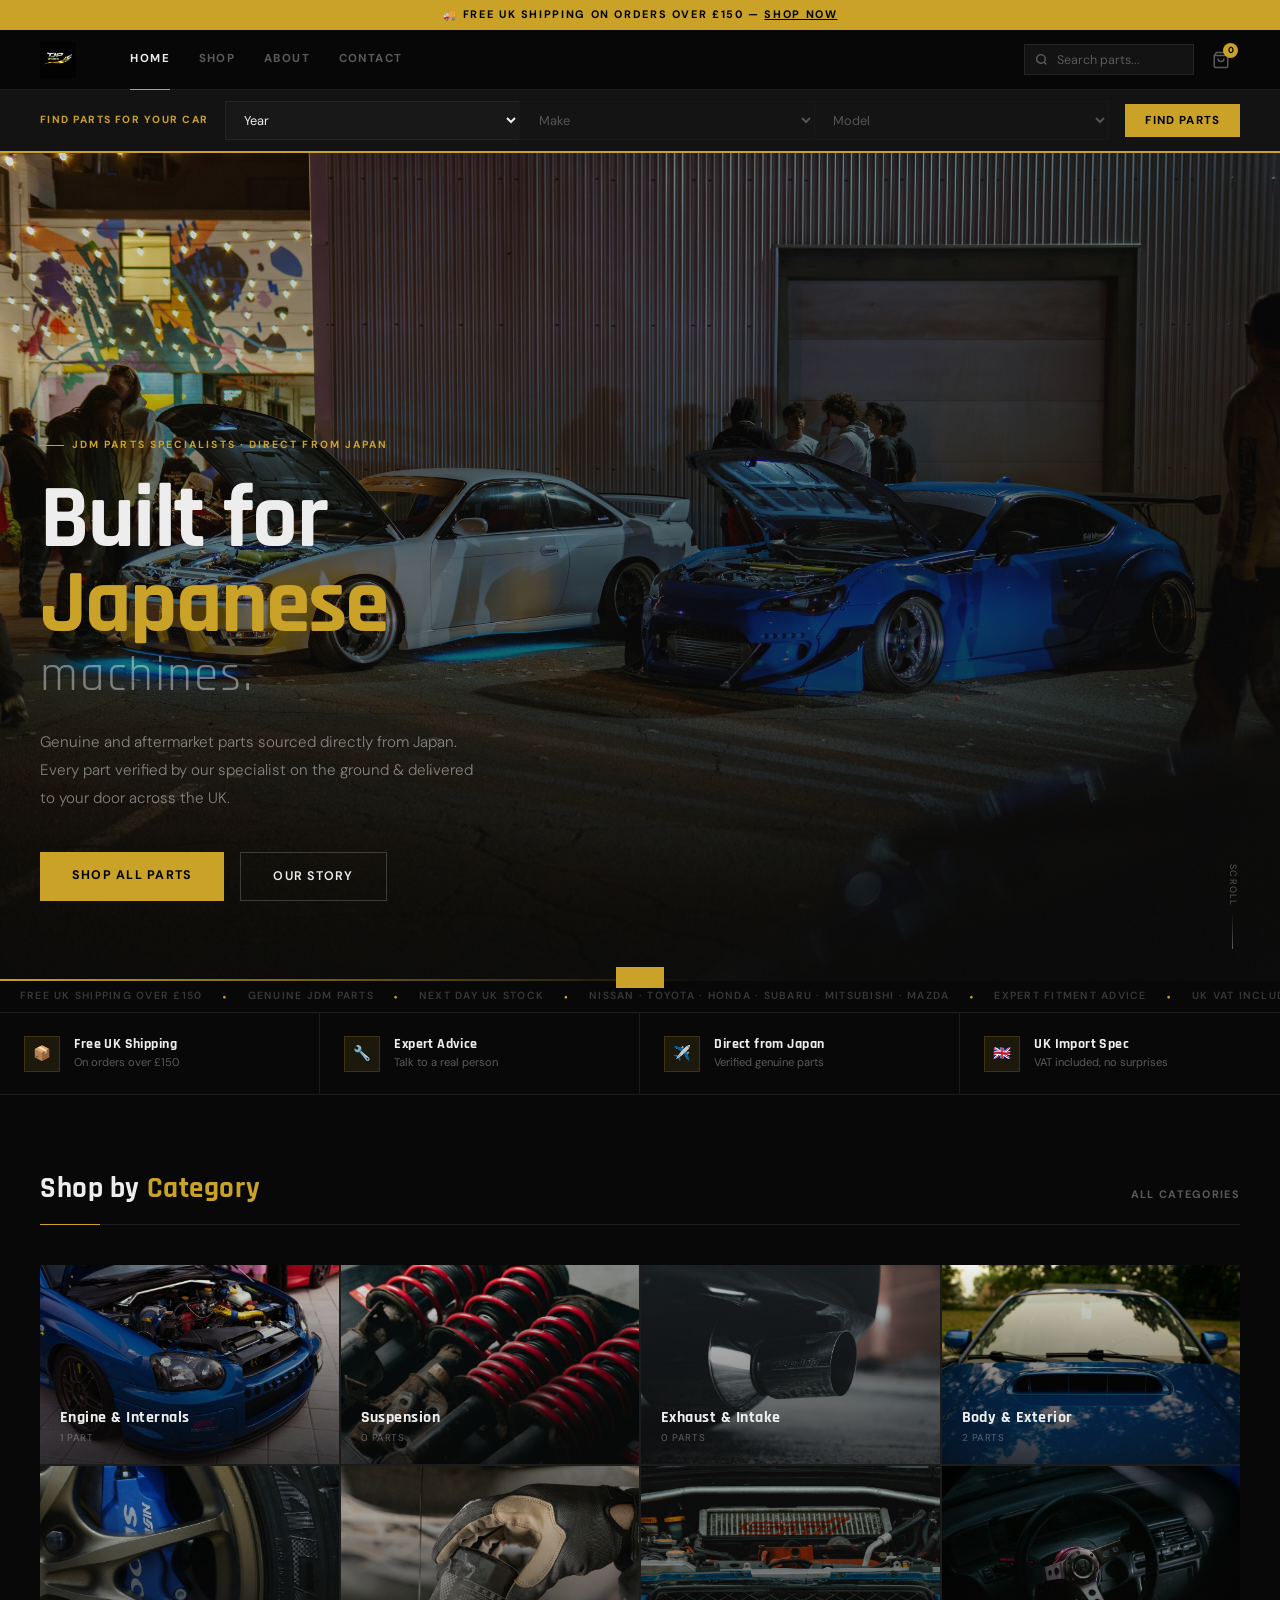
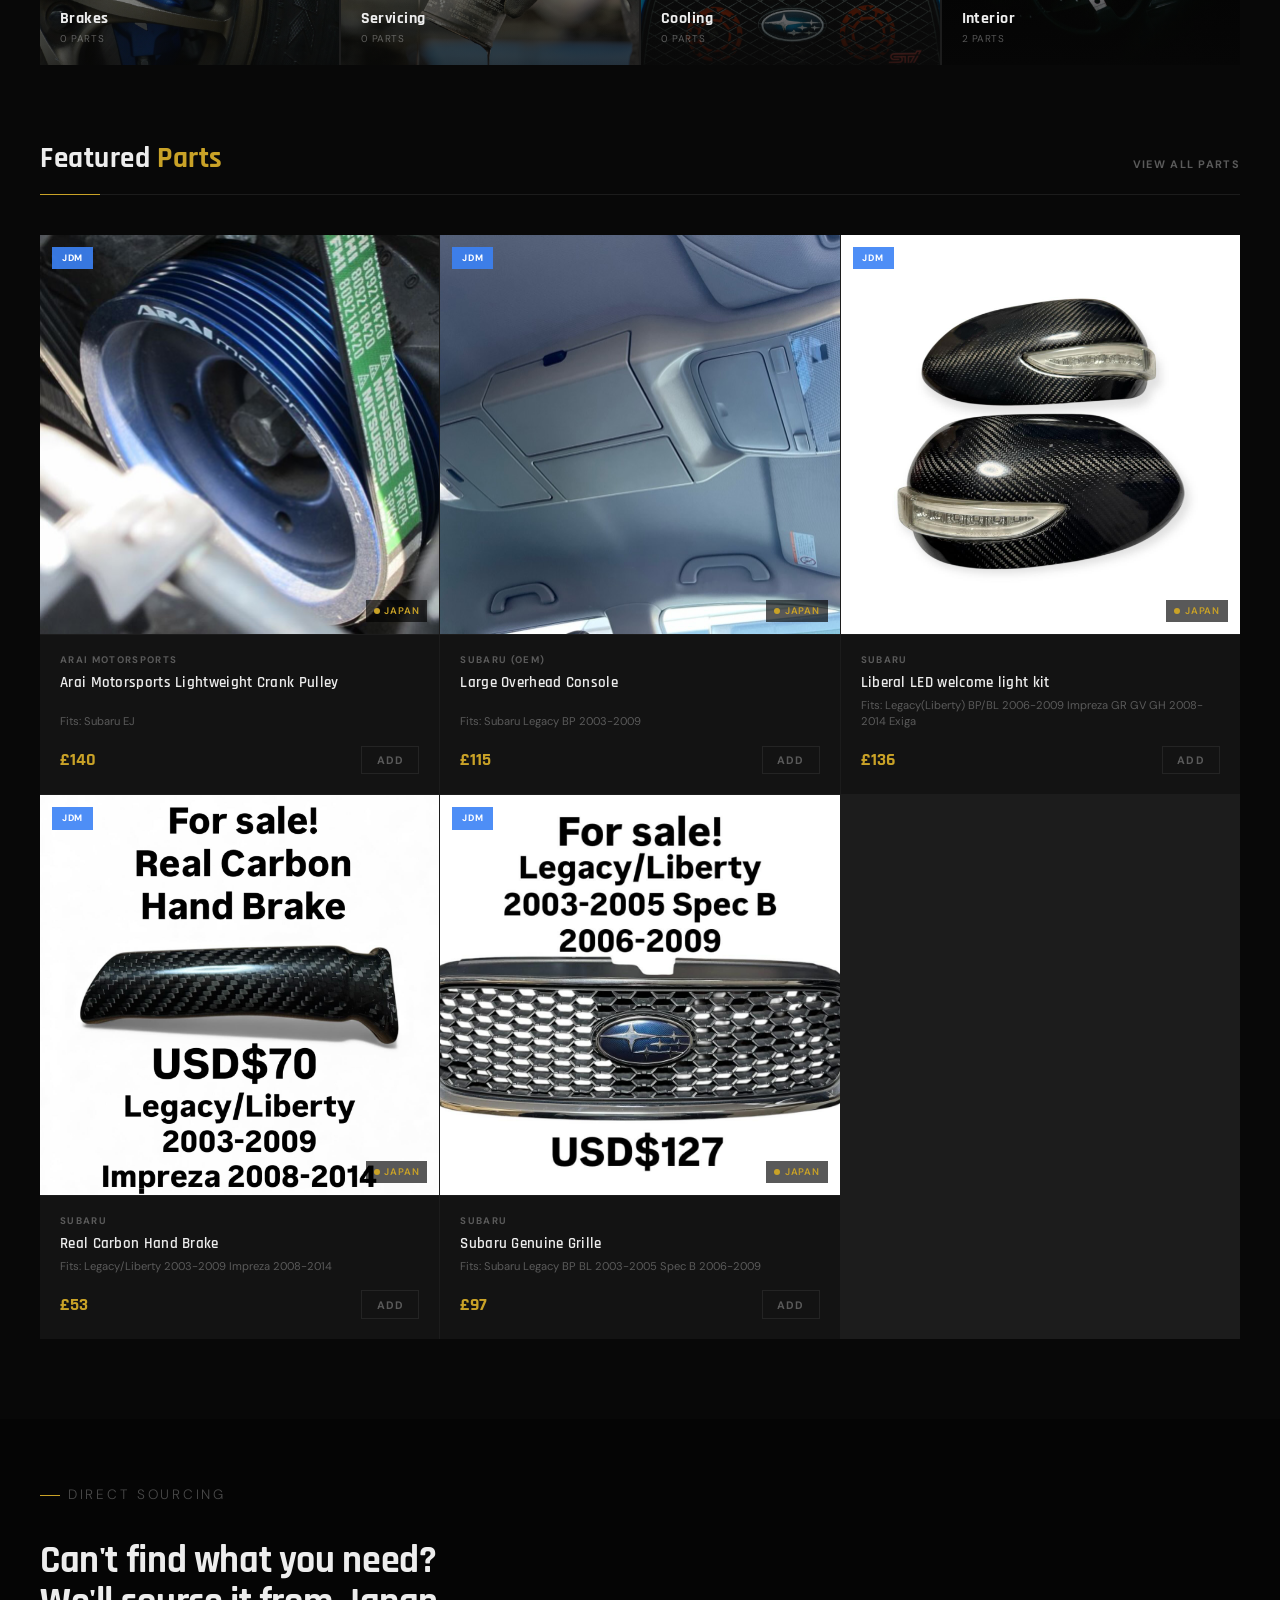
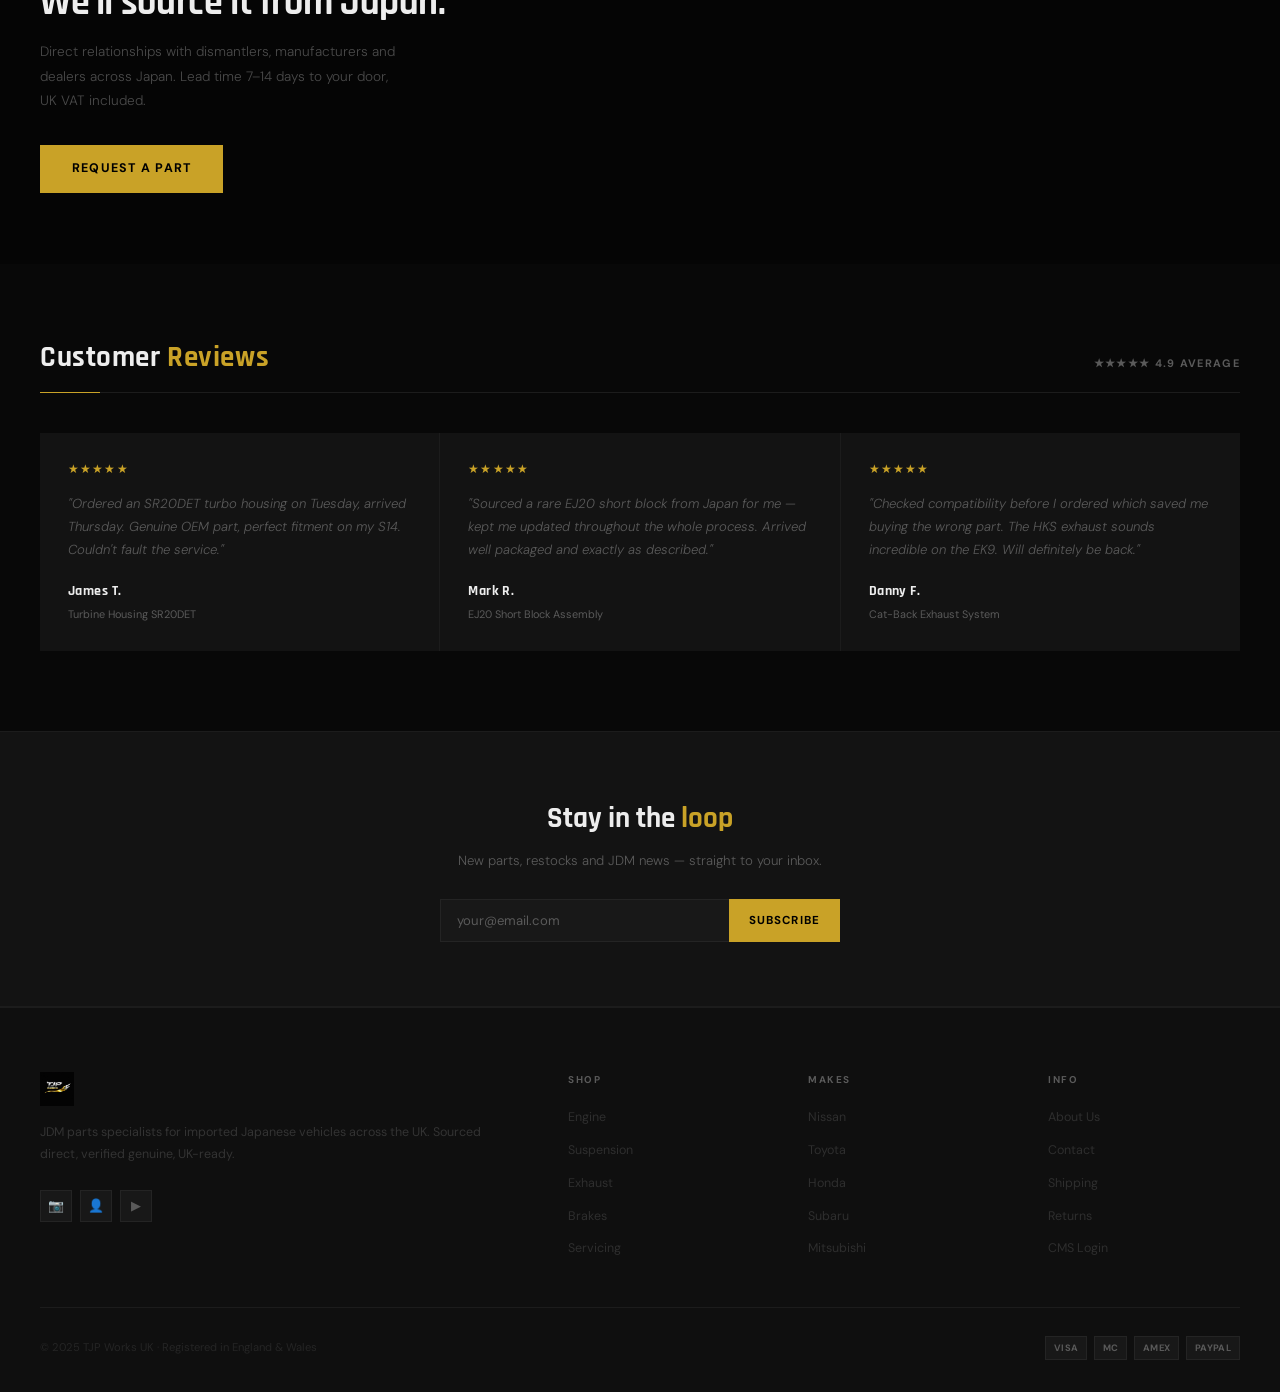
<file: index.html>
<!DOCTYPE html>
<html lang="en">
<head>
<meta charset="UTF-8"/>
<meta name="viewport" content="width=device-width, initial-scale=1.0"/>
<title>TJP Works — JDM Parts Specialists</title>
<link href="https://fonts.googleapis.com/css2?family=Rajdhani:wght@400;500;600;700&family=DM+Sans:ital,wght@0,300;0,400;0,500;1,300&display=swap" rel="stylesheet"/>
<style>
*,*::before,*::after{box-sizing:border-box;margin:0;padding:0}
:root{
  --bg:#080808;--surface:#0f0f0f;--card:#131313;--card2:#181818;
  --border:#1c1c1c;--border2:#242424;
  --gold:#C9A227;--gold-light:#E8C558;--gold-dim:rgba(201,162,39,.1);--gold-mid:rgba(201,162,39,.2);
  --white:#EDEDED;--mid:#5a5a5a;
  --font-head:'Rajdhani',sans-serif;--font-body:'DM Sans',sans-serif;
  --nav-h:60px;
}
html{scroll-behavior:smooth}
body{background:var(--bg);color:var(--white);font-family:var(--font-body);font-size:15px;line-height:1.6;overflow-x:hidden}
img{display:block;max-width:100%}
a{color:inherit;text-decoration:none}
button{cursor:pointer;font-family:var(--font-body)}

/* ANNOUNCE */
.announce{background:var(--gold);color:#000;text-align:center;font-size:.68rem;font-weight:700;letter-spacing:.15em;text-transform:uppercase;padding:.4rem 1rem}
.announce a{text-decoration:underline;color:#000}

/* NAV */
nav{position:sticky;top:0;z-index:200;background:rgba(8,8,8,.96);backdrop-filter:blur(20px);border-bottom:1px solid var(--border);height:var(--nav-h)}
.nav-inner{max-width:1440px;margin:0 auto;padding:0 2.5rem;height:100%;display:flex;align-items:center;gap:2rem}
.nav-logo{display:flex;align-items:center}
.nav-logo img{height:36px;width:auto}
.nav-logo-text{font-family:var(--font-head);font-size:1.25rem;font-weight:700;letter-spacing:.06em}
.nav-logo-text span{color:var(--gold)}
.nav-links{display:flex;align-items:center;list-style:none;margin-left:.5rem}
.nav-links>li>a{display:flex;align-items:center;font-size:.72rem;font-weight:700;letter-spacing:.12em;text-transform:uppercase;color:var(--mid);padding:0 .9rem;height:var(--nav-h);transition:color .2s;position:relative}
.nav-links>li>a::after{content:'';position:absolute;bottom:0;left:.9rem;right:.9rem;height:1px;background:var(--gold);transform:scaleX(0);transition:transform .25s}
.nav-links>li>a:hover{color:var(--white)}
.nav-links>li>a:hover::after,.nav-links>li>a.active::after{transform:scaleX(1)}
.nav-links>li>a.active{color:var(--white)}
.nav-right{margin-left:auto;display:flex;align-items:center;gap:.5rem}
.nav-search-wrap{position:relative;display:flex;align-items:center}
.nav-search-wrap svg{position:absolute;left:.7rem;opacity:.35;pointer-events:none}
.nav-search{background:var(--card);border:1px solid var(--border2);color:var(--white);padding:.4rem .75rem .4rem 2rem;font-size:.78rem;font-family:var(--font-body);outline:none;transition:border-color .2s;width:170px}
.nav-search:focus{border-color:var(--gold)}
.nav-search::placeholder{color:var(--mid)}
.nav-icon-btn{background:none;border:none;color:var(--mid);font-size:1rem;padding:.5rem;transition:color .2s;position:relative;display:flex;align-items:center;justify-content:center;width:38px;height:38px}
.nav-icon-btn:hover{color:var(--gold)}
.cart-badge{position:absolute;top:2px;right:2px;background:var(--gold);color:#000;border-radius:50%;width:15px;height:15px;font-size:.55rem;font-weight:700;display:flex;align-items:center;justify-content:center}
.mobile-menu-btn{display:none;background:none;border:none;color:var(--white);font-size:1.2rem;padding:.4rem}

/* VEHICLE BAR */
.vehicle-bar{background:var(--card);border-bottom:2px solid var(--gold);position:sticky;top:var(--nav-h);z-index:190}
.vehicle-bar-inner{max-width:1440px;margin:0 auto;padding:.7rem 2.5rem;display:flex;align-items:center;gap:1rem;flex-wrap:wrap}
.vehicle-bar-label{font-size:.65rem;font-weight:700;letter-spacing:.14em;text-transform:uppercase;color:var(--gold);white-space:nowrap;flex-shrink:0}
.vehicle-selects{display:flex;flex:1;min-width:0}
.v-select{flex:1;background:var(--card2);border:1px solid var(--border2);border-right:none;padding:.55rem .9rem;font-family:var(--font-body);font-size:.8rem;color:var(--white);outline:none;min-width:0;cursor:pointer}
.v-select:last-child{border-right:1px solid var(--border2)}
.v-select:focus{border-color:var(--gold)}
.v-select:disabled{opacity:.3;cursor:not-allowed}
.v-select option{background:var(--card2)}
.v-find-btn{background:var(--gold);color:#000;border:none;padding:.55rem 1.25rem;font-size:.72rem;font-weight:700;letter-spacing:.1em;text-transform:uppercase;white-space:nowrap;flex-shrink:0;transition:background .2s}
.v-find-btn:hover{background:var(--gold-light)}

/* HERO */
.hero{position:relative;height:92vh;min-height:580px;max-height:860px;overflow:hidden;display:flex;align-items:flex-end}
.hero-img{position:absolute;inset:0;background:url('/Herophoto.jpg') center 30%/cover no-repeat}.hero-img::after{content:'';position:absolute;inset:0;background:linear-gradient(170deg,rgba(8,8,8,.05) 0%,rgba(8,8,8,.5) 45%,rgba(8,8,8,.97) 100%)}
.hero-grain{position:absolute;inset:0;z-index:1;opacity:.035;background-image:url("data:image/svg+xml,%3Csvg viewBox='0 0 200 200' xmlns='http://www.w3.org/2000/svg'%3E%3Cfilter id='n'%3E%3CfeTurbulence type='fractalNoise' baseFrequency='0.85' numOctaves='4' stitchTiles='stitch'/%3E%3C/filter%3E%3Crect width='100%25' height='100%25' filter='url(%23n)'/%3E%3C/svg%3E");background-size:180px 180px}
.hero-accent{position:absolute;left:0;bottom:0;width:100%;height:2px;background:linear-gradient(90deg,var(--gold) 0%,transparent 55%);z-index:3}
.hero-content{position:relative;z-index:2;max-width:1440px;margin:0 auto;padding:0 2.5rem 5rem;width:100%}
.hero-tag{display:inline-flex;align-items:center;gap:.5rem;font-size:.65rem;font-weight:700;letter-spacing:.2em;text-transform:uppercase;color:var(--gold);margin-bottom:1.5rem;opacity:0;animation:fadeUp .8s .2s forwards}
.hero-tag::before{content:'';display:block;width:24px;height:1px;background:var(--gold)}
.hero-h1{font-family:var(--font-head);font-size:clamp(3.2rem,7vw,7rem);font-weight:700;line-height:.95;letter-spacing:-.02em;margin-bottom:1.75rem;opacity:0;animation:fadeUp .8s .35s forwards}
.hero-h1 em{font-style:normal;color:var(--gold);display:block}
.hero-h1 .sub-word{display:block;font-size:.55em;font-weight:400;letter-spacing:.04em;color:rgba(237,237,237,.45);margin-top:.3rem}
.hero-body{font-size:.95rem;color:rgba(237,237,237,.5);max-width:440px;margin-bottom:2.5rem;line-height:1.85;font-weight:300;opacity:0;animation:fadeUp .8s .5s forwards}
.hero-ctas{display:flex;gap:1rem;flex-wrap:wrap;opacity:0;animation:fadeUp .8s .65s forwards}
.hero-scroll{position:absolute;bottom:2rem;right:2.5rem;z-index:3;display:flex;flex-direction:column;align-items:center;gap:.4rem;opacity:.35}
.hero-scroll span{font-size:.58rem;letter-spacing:.14em;text-transform:uppercase;color:var(--white);writing-mode:vertical-lr}
.hero-scroll-line{width:1px;height:36px;background:linear-gradient(to bottom,transparent,var(--white));animation:scrollPulse 2s ease-in-out infinite}
@keyframes scrollPulse{0%,100%{opacity:.35;transform:scaleY(.6)}50%{opacity:1;transform:scaleY(1)}}
@keyframes fadeUp{from{opacity:0;transform:translateY(18px)}to{opacity:1;transform:translateY(0)}}

/* BUTTONS */
.btn-primary{display:inline-block;background:var(--gold);color:#000;border:none;padding:.85rem 2rem;font-size:.78rem;font-weight:700;letter-spacing:.1em;text-transform:uppercase;transition:background .2s,transform .15s;position:relative;overflow:hidden}
.btn-primary::after{content:'';position:absolute;inset:0;background:rgba(255,255,255,.12);transform:translateX(-101%);transition:transform .3s}
.btn-primary:hover::after{transform:translateX(0)}
.btn-primary:hover{transform:translateY(-2px)}
.btn-outline{display:inline-block;background:transparent;color:var(--white);border:1px solid rgba(237,237,237,.2);padding:.85rem 2rem;font-size:.78rem;font-weight:600;letter-spacing:.1em;text-transform:uppercase;transition:border-color .2s,color .2s}
.btn-outline:hover{border-color:var(--gold);color:var(--gold)}

/* TICKER */
.ticker-wrap{overflow:hidden;background:var(--bg);border-bottom:1px solid var(--border);padding:.45rem 0}
.ticker{display:flex;white-space:nowrap;animation:ticker 40s linear infinite}
.ticker-inner{display:flex;align-items:center;gap:1.25rem;padding:0 1.25rem;font-size:.65rem;font-weight:600;letter-spacing:.12em;text-transform:uppercase;color:#383838;flex-shrink:0}
.ticker-inner .dot{color:var(--gold);font-size:.4rem}
@keyframes ticker{from{transform:translateX(0)}to{transform:translateX(-50%)}}

/* TRUST BAR */
.trust-bar{border-bottom:1px solid var(--border)}
.trust-bar-inner{max-width:1440px;margin:0 auto;display:grid;grid-template-columns:repeat(4,1fr)}
.trust-item{display:flex;align-items:center;gap:.9rem;padding:1.4rem 1.5rem;border-right:1px solid var(--border);transition:background .2s}
.trust-item:last-child{border-right:none}
.trust-item:hover{background:var(--card)}
.trust-icon-wrap{width:36px;height:36px;background:var(--gold-dim);border:1px solid var(--gold-mid);display:flex;align-items:center;justify-content:center;font-size:.9rem;flex-shrink:0}
.trust-label{font-family:var(--font-head);font-size:.85rem;font-weight:700;letter-spacing:.03em;line-height:1.2}
.trust-sub{font-size:.7rem;color:var(--mid);margin-top:.1rem}

/* SECTION */
.section-wrap{max-width:1440px;margin:0 auto;padding:5rem 2.5rem}
.section-hd{display:flex;align-items:flex-end;justify-content:space-between;margin-bottom:2.5rem;padding-bottom:1.25rem;border-bottom:1px solid var(--border);position:relative}
.section-hd::after{content:'';position:absolute;bottom:-1px;left:0;width:60px;height:1px;background:var(--gold)}
.section-hd h2{font-family:var(--font-head);font-size:1.8rem;font-weight:700;letter-spacing:.02em;line-height:1}
.section-hd h2 span{color:var(--gold)}
.view-all{font-size:.68rem;font-weight:700;letter-spacing:.12em;text-transform:uppercase;color:var(--mid);transition:color .2s;white-space:nowrap;display:flex;align-items:center;gap:.4rem}
.view-all:hover{color:var(--gold)}

/* PRODUCT CARDS */
.featured-grid{display:grid;grid-template-columns:repeat(3,1fr);gap:1px;background:var(--border)}
.product-card{background:var(--card);position:relative;cursor:pointer;transition:background .2s;display:flex;flex-direction:column}
.product-card:hover{background:var(--card2)}
.product-card-img{aspect-ratio:1;background:#090909;position:relative;overflow:hidden}
.product-card-img img{width:100%;height:100%;object-fit:cover;transition:transform .5s cubic-bezier(.25,.46,.45,.94)}
.product-card:hover .product-card-img img{transform:scale(1.06)}
.placeholder-emoji{position:absolute;inset:0;display:flex;align-items:center;justify-content:center;font-size:3.5rem;opacity:.12}
.product-badge{position:absolute;top:.75rem;left:.75rem;font-size:.58rem;font-weight:700;letter-spacing:.1em;text-transform:uppercase;padding:.25rem .6rem;z-index:2}
.badge-sale{background:var(--gold);color:#000}
.badge-jdm{background:rgba(59,130,246,.9);color:#fff}
.badge-new{background:rgba(34,197,94,.9);color:#000}
.stock-dot{position:absolute;bottom:.75rem;right:.75rem;display:flex;align-items:center;gap:.3rem;font-size:.6rem;font-weight:600;letter-spacing:.08em;text-transform:uppercase;z-index:2;background:rgba(0,0,0,.65);padding:.2rem .5rem}
.dot-uk::before,.dot-jp::before{content:'';width:6px;height:6px;border-radius:50%;display:inline-block}
.dot-uk::before{background:#22c55e}
.dot-uk{color:#4ade80}
.dot-jp::before{background:var(--gold)}
.dot-jp{color:var(--gold)}
.product-card-body{padding:1.1rem 1.25rem 1.25rem;flex:1;display:flex;flex-direction:column;border-top:1px solid var(--border)}
.product-brand{font-size:.6rem;font-weight:700;letter-spacing:.14em;text-transform:uppercase;color:var(--mid);margin-bottom:.3rem}
.product-name{font-family:var(--font-head);font-size:.95rem;font-weight:600;line-height:1.25;margin-bottom:.35rem;letter-spacing:.02em;flex:1}
.product-compat{font-size:.7rem;color:var(--mid);margin-bottom:1rem;line-height:1.45}
.product-foot{display:flex;align-items:center;justify-content:space-between;margin-top:auto}
.product-price{font-family:var(--font-head);font-size:1.1rem;font-weight:700;color:var(--gold)}
.product-was{font-size:.72rem;color:var(--mid);text-decoration:line-through;font-weight:400;margin-left:.3rem}
.add-btn{background:transparent;border:1px solid var(--border2);color:var(--mid);font-size:.68rem;font-weight:700;letter-spacing:.1em;text-transform:uppercase;padding:.4rem .9rem;transition:all .2s}
.add-btn:hover{background:var(--gold);border-color:var(--gold);color:#000}
.add-btn.added{background:#22c55e;border-color:#22c55e;color:#fff}

/* CATEGORY TILES */
.cat-tiles{display:grid;grid-template-columns:repeat(4,1fr);gap:2px;background:var(--border)}
.cat-tile{position:relative;overflow:hidden;aspect-ratio:3/2;cursor:pointer;display:block}
.cat-tile-bg{position:absolute;inset:0;background-size:cover;background-position:center;transition:transform .6s cubic-bezier(.25,.46,.45,.94)}
.cat-tile:hover .cat-tile-bg{transform:scale(1.07)}
.cat-tile-overlay{position:absolute;inset:0;background:linear-gradient(180deg,rgba(8,8,8,.05) 0%,rgba(8,8,8,.75) 100%);transition:background .3s}
.cat-tile:hover .cat-tile-overlay{background:linear-gradient(180deg,rgba(8,8,8,.1) 0%,rgba(8,8,8,.85) 100%)}
.cat-tile-content{position:absolute;bottom:0;left:0;right:0;padding:1.1rem 1.25rem}
.cat-tile-name{font-family:var(--font-head);font-size:1rem;font-weight:700;letter-spacing:.03em;line-height:1.2;transition:color .2s}
.cat-tile:hover .cat-tile-name{color:var(--gold)}
.cat-tile-count{font-size:.62rem;color:rgba(237,237,237,.35);margin-top:.2rem;letter-spacing:.06em;text-transform:uppercase}
.cat-tile-arrow{position:absolute;top:.9rem;right:.9rem;font-size:.8rem;color:var(--gold);opacity:0;transform:translate(-4px,-4px);transition:all .25s}
.cat-tile:hover .cat-tile-arrow{opacity:1;transform:translate(0,0)}

/* EDITORIAL */
.editorial{position:relative;overflow:hidden;background:#050505;min-height:320px;display:flex;align-items:center}
.editorial-photo{position:absolute;inset:0;background:url('https://images.unsplash.com/photo-1558618666-fcd25c85cd64?w=1400&q=80') center/cover no-repeat;opacity:.18}
.editorial-grad{position:absolute;inset:0;background:linear-gradient(90deg,rgba(5,5,5,.98) 35%,rgba(5,5,5,.4) 100%)}
.editorial-content{position:relative;z-index:2;max-width:1440px;margin:0 auto;padding:4rem 2.5rem;width:100%}
.editorial-tag{font-size:.65rem;font-weight:700;letter-spacing:.2em;text-transform:uppercase;color:var(--gold);margin-bottom:.75rem;display:flex;align-items:center;gap:.5rem}
.editorial-tag::before{content:'';display:block;width:20px;height:1px;background:var(--gold)}
.editorial h2{font-family:var(--font-head);font-size:clamp(1.8rem,3vw,2.6rem);font-weight:700;line-height:1.1;margin-bottom:1rem;max-width:480px;letter-spacing:-.01em}
.editorial p{font-size:.85rem;color:#4a4a4a;max-width:360px;margin-bottom:2rem;line-height:1.8;font-weight:300}

/* REVIEWS */
.reviews-grid{display:grid;grid-template-columns:repeat(3,1fr);gap:1px;background:var(--border)}
.review-card{background:var(--card);padding:1.75rem;transition:background .2s}
.review-card:hover{background:var(--card2)}
.review-stars{color:var(--gold);font-size:.72rem;margin-bottom:.85rem;letter-spacing:.1em}
.review-text{font-size:.82rem;color:#5a5a5a;line-height:1.75;margin-bottom:1.1rem;font-style:italic;font-weight:300}
.review-author{font-family:var(--font-head);font-size:.88rem;font-weight:700;letter-spacing:.03em}
.review-product{font-size:.68rem;color:var(--mid);margin-top:.2rem}

/* NEWSLETTER */
.newsletter{background:var(--card);border-top:1px solid var(--border);border-bottom:1px solid var(--border);padding:4rem 2.5rem;text-align:center}
.newsletter h2{font-family:var(--font-head);font-size:1.8rem;font-weight:700;margin-bottom:.5rem}
.newsletter h2 span{color:var(--gold)}
.newsletter p{color:var(--mid);font-size:.83rem;margin-bottom:1.75rem;font-weight:300}
.newsletter-form{display:flex;max-width:400px;margin:0 auto}
.newsletter-input{flex:1;background:var(--card2);border:1px solid var(--border2);border-right:none;padding:.75rem 1rem;font-family:var(--font-body);font-size:.82rem;color:var(--white);outline:none}
.newsletter-input:focus{border-color:var(--gold)}
.newsletter-input::placeholder{color:var(--mid)}
.newsletter-btn{background:var(--gold);color:#000;border:none;padding:.75rem 1.25rem;font-size:.72rem;font-weight:700;letter-spacing:.1em;text-transform:uppercase;transition:background .2s;white-space:nowrap}
.newsletter-btn:hover{background:var(--gold-light)}

/* FOOTER */
footer{background:var(--surface);border-top:1px solid var(--border);padding:4rem 2.5rem 2rem}
.footer-inner{max-width:1440px;margin:0 auto;display:grid;grid-template-columns:2.5fr 1fr 1fr 1fr;gap:3rem;margin-bottom:3rem}
.footer-brand-text{font-family:var(--font-head);font-size:1.1rem;font-weight:700;margin-bottom:.85rem;letter-spacing:.04em}
.footer-brand-text span{color:var(--gold)}
.footer-desc{font-size:.78rem;color:#333;line-height:1.75;margin-bottom:1.5rem}
.footer-socials{display:flex;gap:.5rem}
.social-btn{width:32px;height:32px;background:var(--card2);border:1px solid var(--border2);display:flex;align-items:center;justify-content:center;font-size:.8rem;color:var(--mid);transition:all .2s}
.social-btn:hover{background:var(--gold);border-color:var(--gold);color:#000}
.footer-col h4{font-size:.62rem;font-weight:700;letter-spacing:.16em;text-transform:uppercase;color:var(--mid);margin-bottom:1rem}
.footer-col ul{list-style:none;display:flex;flex-direction:column;gap:.55rem}
.footer-col a{font-size:.78rem;color:#2e2e2e;transition:color .2s}
.footer-col a:hover{color:var(--gold)}
.footer-bottom{max-width:1440px;margin:0 auto;padding-top:1.75rem;border-top:1px solid var(--border);display:flex;align-items:center;justify-content:space-between;flex-wrap:wrap;gap:1rem}
.footer-bottom-left{font-size:.7rem;color:#252525}
.payment-icons{display:flex;gap:.4rem}
.pay-icon{background:var(--card2);border:1px solid var(--border2);padding:.2rem .5rem;font-size:.58rem;font-weight:700;color:var(--mid);letter-spacing:.04em}

/* CART */
.overlay{position:fixed;inset:0;background:rgba(0,0,0,.8);z-index:400;opacity:0;pointer-events:none;transition:opacity .3s}
.overlay.open{opacity:1;pointer-events:all}
.cart-drawer{position:fixed;top:0;right:0;bottom:0;width:400px;background:var(--surface);border-left:1px solid var(--border);z-index:401;transform:translateX(100%);transition:transform .35s cubic-bezier(.4,0,.2,1);display:flex;flex-direction:column}
.cart-drawer.open{transform:translateX(0)}
.cart-head{padding:1.25rem 1.5rem;border-bottom:1px solid var(--border);display:flex;align-items:center;justify-content:space-between}
.cart-head h3{font-family:var(--font-head);font-size:1rem;font-weight:700;letter-spacing:.06em;text-transform:uppercase}
.cart-close{background:none;border:none;color:var(--mid);font-size:1.1rem;padding:.25rem;transition:color .2s;cursor:pointer}
.cart-close:hover{color:var(--white)}
.cart-body{flex:1;overflow-y:auto;padding:1.25rem 1.5rem;display:flex;flex-direction:column;gap:.75rem}
.cart-empty{text-align:center;color:var(--mid);font-size:.82rem;padding:3rem 0}
.cart-line{display:flex;gap:.9rem;padding-bottom:.75rem;border-bottom:1px solid var(--border)}
.cart-line-img{width:60px;height:60px;background:var(--card);border:1px solid var(--border);display:flex;align-items:center;justify-content:center;font-size:1.4rem;flex-shrink:0;overflow:hidden}
.cart-line-img img{width:100%;height:100%;object-fit:cover}
.cart-line-info{flex:1;min-width:0}
.cart-line-name{font-family:var(--font-head);font-size:.85rem;font-weight:600;line-height:1.3}
.cart-line-compat{font-size:.68rem;color:var(--mid);margin-top:.15rem}
.cart-line-price{font-size:.85rem;color:var(--gold);font-weight:600;margin-top:.3rem}
.cart-line-remove{font-size:.68rem;color:var(--mid);background:none;border:none;padding:0;margin-top:.3rem;transition:color .2s;cursor:pointer}
.cart-line-remove:hover{color:var(--white)}
.cart-foot{padding:1.5rem;border-top:1px solid var(--border)}
.cart-subtotal{display:flex;justify-content:space-between;align-items:center;margin-bottom:1rem}
.cart-subtotal span{font-family:var(--font-head);font-size:.9rem;font-weight:600;letter-spacing:.04em;text-transform:uppercase;color:var(--mid)}
.cart-subtotal strong{color:var(--gold);font-size:1.1rem;font-family:var(--font-head)}
.checkout-btn{width:100%;background:var(--gold);color:#000;border:none;padding:.9rem;font-size:.8rem;font-weight:700;letter-spacing:.1em;text-transform:uppercase;transition:background .2s;cursor:pointer}
.checkout-btn:hover{background:var(--gold-light)}
.cart-note{font-size:.68rem;color:var(--mid);text-align:center;margin-top:.75rem}

/* MOBILE NAV */
.mobile-nav{position:fixed;top:0;left:0;bottom:0;width:280px;background:var(--surface);border-right:1px solid var(--border);z-index:401;transform:translateX(-100%);transition:transform .35s cubic-bezier(.4,0,.2,1);padding:1.5rem;overflow-y:auto}
.mobile-nav.open{transform:translateX(0)}
.mobile-nav-close{background:none;border:none;color:var(--mid);font-size:1.1rem;float:right;margin-bottom:2rem;cursor:pointer}
.mobile-nav-links{list-style:none;clear:both;display:flex;flex-direction:column}
.mobile-nav-links a{display:block;padding:.8rem 0;font-size:.78rem;font-weight:700;letter-spacing:.12em;text-transform:uppercase;color:var(--mid);border-bottom:1px solid var(--border);transition:color .2s}
.mobile-nav-links a:hover{color:var(--gold)}

/* TOAST */
.toast{position:fixed;bottom:2rem;left:50%;transform:translateX(-50%) translateY(120px);background:var(--gold);color:#000;padding:.65rem 1.5rem;font-size:.75rem;font-weight:700;z-index:500;transition:transform .3s cubic-bezier(.4,0,.2,1);pointer-events:none;letter-spacing:.08em;text-transform:uppercase}
.toast.show{transform:translateX(-50%) translateY(0)}

/* RESPONSIVE */
@media(max-width:1100px){
  .trust-bar-inner{grid-template-columns:repeat(2,1fr)}
  .trust-item:nth-child(2){border-right:none}
  .cat-tiles{grid-template-columns:repeat(2,1fr)}
  .footer-inner{grid-template-columns:1fr 1fr}
  .reviews-grid{grid-template-columns:1fr}
}
@media(max-width:768px){
  .nav-links,.nav-search-wrap{display:none}
  .mobile-menu-btn{display:block}
  .hero{height:80vh}
  .featured-grid{grid-template-columns:1fr}
  .cart-drawer,.mobile-nav{width:100%}
  .newsletter-form{flex-direction:column}
  .newsletter-input{border-right:1px solid var(--border2)}
  .footer-inner{grid-template-columns:1fr}

  /* Vehicle bar — compact single row on mobile */
  .vehicle-bar-inner{padding:.5rem 1rem;gap:.4rem}
  .vehicle-bar-label{display:none}
  .vehicle-selects{flex-direction:row;gap:0}
  .v-select{padding:.4rem .3rem;font-size:.72rem;border-right:none}
  .v-select:last-child{border-right:1px solid var(--border2)}
  .v-find-btn{padding:.4rem .75rem;font-size:.68rem}

  /* Trust bar — 2x2 compact grid, no tall list */
  .trust-bar-inner{grid-template-columns:repeat(2,1fr)}
  .trust-item{padding:.75rem 1rem;border-right:none;border-bottom:1px solid var(--border)}
  .trust-item:nth-child(odd){border-right:1px solid var(--border)}
  .trust-item:nth-child(3),.trust-item:nth-child(4){border-bottom:none}
  .trust-icon-wrap{width:28px;height:28px;font-size:.75rem;flex-shrink:0}
  .trust-label{font-size:.75rem}
  .trust-sub{display:none}
}
@media(max-width:600px){
  .featured-grid,.cat-tiles{grid-template-columns:1fr}
  .hero-h1{font-size:clamp(2.8rem,12vw,4rem)}
  .hero-ctas{flex-direction:column}
}
</style>
</head>
<body>

<div class="announce">🚚 Free UK Shipping on orders over £150 — <a href="/shop.html">Shop Now</a></div>

<nav>
  <div class="nav-inner">
    <button class="mobile-menu-btn" onclick="toggleMobileNav()">☰</button>
    <a href="/" class="nav-logo" id="navLogo">
      <span class="nav-logo-text" id="navLogoText">TJP <span>Works</span></span>
    </a>
    <ul class="nav-links">
      <li><a href="/" class="active">Home</a></li>
      <li><a href="/shop.html">Shop</a></li>
      <li><a href="/about.html">About</a></li>
      <li><a href="mailto:parts@tjpworks.co.uk">Contact</a></li>
    </ul>
    <div class="nav-right">
      <div class="nav-search-wrap">
        <svg width="13" height="13" viewBox="0 0 24 24" fill="none" stroke="currentColor" stroke-width="2.5"><circle cx="11" cy="11" r="8"/><path d="m21 21-4.35-4.35"/></svg>
        <input class="nav-search" type="text" placeholder="Search parts..." id="navSearch" onkeydown="if(event.key==='Enter')goToShopSearch(this.value)"/>
      </div>
      <button class="nav-icon-btn" onclick="openCart()" title="Cart">
        <svg width="18" height="18" viewBox="0 0 24 24" fill="none" stroke="currentColor" stroke-width="2"><path d="M6 2 3 6v14a2 2 0 0 0 2 2h14a2 2 0 0 0 2-2V6l-3-4z"/><line x1="3" y1="6" x2="21" y2="6"/><path d="M16 10a4 4 0 0 1-8 0"/></svg>
        <span class="cart-badge" id="cartBadge">0</span>
      </button>
    </div>
  </div>
</nav>

<div class="vehicle-bar">
  <div class="vehicle-bar-inner">
    <span class="vehicle-bar-label">Find parts for your car</span>
    <div class="vehicle-selects">
      <select class="v-select" id="vYear" onchange="onYearChange()"><option value="">Year</option></select>
      <select class="v-select" id="vMake" onchange="onMakeChange()" disabled><option value="">Make</option></select>
      <select class="v-select" id="vModel" disabled><option value="">Model</option></select>
    </div>
    <button class="v-find-btn" onclick="findPartsByVehicle()">Find Parts</button>
  </div>
</div>

<div class="hero">
  <div class="hero-img"></div>
  <div class="hero-grain"></div>
  <div class="hero-accent"></div>
  <div class="hero-content">
    <p class="hero-tag">JDM Parts Specialists · Direct from Japan</p>
    <h1 class="hero-h1">
      Built for
      <em>Japanese</em>
      <span class="sub-word">machines.</span>
    </h1>
    <p class="hero-body">Genuine and aftermarket parts sourced directly from Japan. Every part verified by our specialist on the ground & delivered to your door across the UK.</p>
    <div class="hero-ctas">
      <a href="/shop.html" class="btn-primary">Shop All Parts</a>
      <a href="/about.html" class="btn-outline">Our Story</a>
    </div>
  </div>
  <div class="hero-scroll">
    <span>Scroll</span>
    <div class="hero-scroll-line"></div>
  </div>
</div>

<div class="ticker-wrap">
  <div class="ticker">
    <div class="ticker-inner"><span>Free UK Shipping over £150</span><span class="dot">●</span><span>Genuine JDM Parts</span><span class="dot">●</span><span>Next Day UK Stock</span><span class="dot">●</span><span>Nissan · Toyota · Honda · Subaru · Mitsubishi · Mazda</span><span class="dot">●</span><span>Expert Fitment Advice</span><span class="dot">●</span><span>UK VAT Included</span><span class="dot">●</span><span>Direct Japan Sourcing</span><span class="dot">●</span></div>
    <div class="ticker-inner"><span>Free UK Shipping over £150</span><span class="dot">●</span><span>Genuine JDM Parts</span><span class="dot">●</span><span>Next Day UK Stock</span><span class="dot">●</span><span>Nissan · Toyota · Honda · Subaru · Mitsubishi · Mazda</span><span class="dot">●</span><span>Expert Fitment Advice</span><span class="dot">●</span><span>UK VAT Included</span><span class="dot">●</span><span>Direct Japan Sourcing</span><span class="dot">●</span></div>
  </div>
</div>

<div class="trust-bar">
  <div class="trust-bar-inner">
    <div class="trust-item"><div class="trust-icon-wrap">📦</div><div><div class="trust-label">Free UK Shipping</div><div class="trust-sub">On orders over £150</div></div></div>
    <div class="trust-item"><div class="trust-icon-wrap">🔧</div><div><div class="trust-label">Expert Advice</div><div class="trust-sub">Talk to a real person</div></div></div>
    <div class="trust-item"><div class="trust-icon-wrap">✈️</div><div><div class="trust-label">Direct from Japan</div><div class="trust-sub">Verified genuine parts</div></div></div>
    <div class="trust-item"><div class="trust-icon-wrap">🇬🇧</div><div><div class="trust-label">UK Import Spec</div><div class="trust-sub">VAT included, no surprises</div></div></div>
  </div>
</div>

<div class="section-wrap">
  <div class="section-hd">
    <h2>Shop by <span>Category</span></h2>
    <a href="/shop.html" class="view-all">All categories</a>
  </div>
  <div class="cat-tiles">
    <a href="/shop.html?category=engine" class="cat-tile"><div class="cat-tile-bg" style="background:url('/Engine&internalsimage.jpg') center/cover no-repeat"></div><div class="cat-tile-overlay"></div><div class="cat-tile-content"><div class="cat-tile-name">Engine & Internals</div><div class="cat-tile-count" id="count-engine">—</div></div><span class="cat-tile-arrow">↗</span></a>
    <a href="/shop.html?category=suspension" class="cat-tile"><div class="cat-tile-bg" style="background:url('/Suspensionimage.jpg') center/cover no-repeat"></div><div class="cat-tile-overlay"></div><div class="cat-tile-content"><div class="cat-tile-name">Suspension</div><div class="cat-tile-count" id="count-suspension">—</div></div><span class="cat-tile-arrow">↗</span></a>
    <a href="/shop.html?category=exhaust" class="cat-tile"><div class="cat-tile-bg" style="background:url('/Exhaust&intakeimage.jpg') center/cover no-repeat"></div><div class="cat-tile-overlay"></div><div class="cat-tile-content"><div class="cat-tile-name">Exhaust & Intake</div><div class="cat-tile-count" id="count-exhaust">—</div></div><span class="cat-tile-arrow">↗</span></a>
    <a href="/shop.html?category=body" class="cat-tile"><div class="cat-tile-bg" style="background:url('/Body&exteriorimage.jpg') center/cover no-repeat"></div><div class="cat-tile-overlay"></div><div class="cat-tile-content"><div class="cat-tile-name">Body & Exterior</div><div class="cat-tile-count" id="count-body">—</div></div><span class="cat-tile-arrow">↗</span></a>
    <a href="/shop.html?category=brakes" class="cat-tile"><div class="cat-tile-bg" style="background:url('/Brakesimage.jpg') center/cover no-repeat"></div><div class="cat-tile-overlay"></div><div class="cat-tile-content"><div class="cat-tile-name">Brakes</div><div class="cat-tile-count" id="count-brakes">—</div></div><span class="cat-tile-arrow">↗</span></a>
    <a href="/shop.html?category=servicing" class="cat-tile"><div class="cat-tile-bg" style="background:url('/Servicingimage.jpg') center/cover no-repeat"></div><div class="cat-tile-overlay"></div><div class="cat-tile-content"><div class="cat-tile-name">Servicing</div><div class="cat-tile-count" id="count-servicing">—</div></div><span class="cat-tile-arrow">↗</span></a>
    <a href="/shop.html?category=cooling" class="cat-tile"><div class="cat-tile-bg" style="background:url('/Coolingimage.jpg') center/cover no-repeat"></div><div class="cat-tile-overlay"></div><div class="cat-tile-content"><div class="cat-tile-name">Cooling</div><div class="cat-tile-count" id="count-cooling">—</div></div><span class="cat-tile-arrow">↗</span></a>
    <a href="/shop.html?category=interior" class="cat-tile"><div class="cat-tile-bg" style="background:url('/Interiorimage.jpg') center/cover no-repeat"></div><div class="cat-tile-overlay"></div><div class="cat-tile-content"><div class="cat-tile-name">Interior</div><div class="cat-tile-count" id="count-interior">—</div></div><span class="cat-tile-arrow">↗</span></a>
    </div>
</div>
<div class="section-wrap" style="padding-top:0">
  <div class="section-hd">
    <h2>Featured <span>Parts</span></h2>
    <a href="/shop.html" class="view-all">View all parts</a>
  </div>
  <div class="featured-grid" id="featuredGrid">
    <p style="color:var(--mid);padding:3rem;grid-column:1/-1;text-align:center;font-size:.8rem;letter-spacing:.08em;text-transform:uppercase">Loading parts...</p>
  </div>
</div>
  
</div>

<div class="editorial">
  <div class="editorial-photo"></div>
  <div class="editorial-grad"></div>
  <div class="editorial-content">
    <p class="editorial-tag">Direct Sourcing</p>
    <h2>Can't find what you need?<br>We'll source it from Japan.</h2>
    <p>Direct relationships with dismantlers, manufacturers and dealers across Japan. Lead time 7–14 days to your door, UK VAT included.</p>
    <a href="mailto:parts@tjpworks.co.uk" class="btn-primary">Request a Part</a>
  </div>
</div>

<div class="section-wrap">
  <div class="section-hd">
    <h2>Customer <span>Reviews</span></h2>
    <span style="font-size:.68rem;font-weight:700;letter-spacing:.12em;text-transform:uppercase;color:var(--mid)">★★★★★ 4.9 average</span>
  </div>
  <div class="reviews-grid">
    <div class="review-card"><div class="review-stars">★★★★★</div><p class="review-text">"Ordered an SR20DET turbo housing on Tuesday, arrived Thursday. Genuine OEM part, perfect fitment on my S14. Couldn't fault the service."</p><div class="review-author">James T.</div><div class="review-product">Turbine Housing SR20DET</div></div>
    <div class="review-card"><div class="review-stars">★★★★★</div><p class="review-text">"Sourced a rare EJ20 short block from Japan for me — kept me updated throughout the whole process. Arrived well packaged and exactly as described."</p><div class="review-author">Mark R.</div><div class="review-product">EJ20 Short Block Assembly</div></div>
    <div class="review-card"><div class="review-stars">★★★★★</div><p class="review-text">"Checked compatibility before I ordered which saved me buying the wrong part. The HKS exhaust sounds incredible on the EK9. Will definitely be back."</p><div class="review-author">Danny F.</div><div class="review-product">Cat-Back Exhaust System</div></div>
  </div>
</div>

<div class="newsletter">
  <h2>Stay in the <span>loop</span></h2>
  <p>New parts, restocks and JDM news — straight to your inbox.</p>
  <div class="newsletter-form">
    <input class="newsletter-input" type="email" placeholder="your@email.com"/>
    <button class="newsletter-btn">Subscribe</button>
  </div>
</div>

<footer>
  <div class="footer-inner">
    <div>
      <img src="/TJPWORKSLOGO.jpg" alt="TJP Works" style="height:34px;width:auto;margin-bottom:1rem" onerror="this.style.display='none';document.getElementById('ftLogoTxt').style.display='block'"/>
      <div class="footer-brand-text" id="ftLogoTxt" style="display:none">TJP <span>Works</span> UK</div>
      <p class="footer-desc">JDM parts specialists for imported Japanese vehicles across the UK. Sourced direct, verified genuine, UK-ready.</p>
      <div class="footer-socials"><a class="social-btn" href="#">📷</a><a class="social-btn" href="#">👤</a><a class="social-btn" href="#">▶</a></div>
    </div>
    <div class="footer-col"><h4>Shop</h4><ul><li><a href="/shop.html?category=engine">Engine</a></li><li><a href="/shop.html?category=suspension">Suspension</a></li><li><a href="/shop.html?category=exhaust">Exhaust</a></li><li><a href="/shop.html?category=brakes">Brakes</a></li><li><a href="/shop.html?category=servicing">Servicing</a></li></ul></div>
    <div class="footer-col"><h4>Makes</h4><ul><li><a href="/shop.html?make=nissan">Nissan</a></li><li><a href="/shop.html?make=toyota">Toyota</a></li><li><a href="/shop.html?make=honda">Honda</a></li><li><a href="/shop.html?make=subaru">Subaru</a></li><li><a href="/shop.html?make=mitsubishi">Mitsubishi</a></li></ul></div>
    <div class="footer-col"><h4>Info</h4><ul><li><a href="/about.html">About Us</a></li><li><a href="mailto:parts@tjpworks.co.uk">Contact</a></li><li><a href="#">Shipping</a></li><li><a href="#">Returns</a></li><li><a href="/admin">CMS Login</a></li></ul></div>
  </div>
  <div class="footer-bottom">
    <div class="footer-bottom-left">© 2025 TJP Works UK · Registered in England & Wales</div>
    <div class="payment-icons"><span class="pay-icon">VISA</span><span class="pay-icon">MC</span><span class="pay-icon">AMEX</span><span class="pay-icon">PAYPAL</span></div>
  </div>
</footer>

<div class="overlay" id="overlay" onclick="closeCart()"></div>
<div class="cart-drawer" id="cartDrawer">
  <div class="cart-head"><h3>Your Cart</h3><button class="cart-close" onclick="closeCart()">✕</button></div>
  <div class="cart-body" id="cartBody"><p class="cart-empty">Your cart is empty.</p></div>
  <div class="cart-foot">
    <div class="cart-subtotal"><span>Subtotal</span><strong id="cartTotal">£0.00</strong></div>
    <button class="checkout-btn" onclick="alert('Checkout coming soon!\n\nTo order now email parts@tjpworks.co.uk')">Proceed to Checkout →</button>
    <p class="cart-note">Shipping calculated at checkout · UK VAT included</p>
  </div>
</div>
<div class="overlay" id="mobileOverlay" onclick="toggleMobileNav()"></div>
<div class="mobile-nav" id="mobileNav">
  <button class="mobile-nav-close" onclick="toggleMobileNav()">✕</button>
  <ul class="mobile-nav-links">
    <li><a href="/">Home</a></li>
    <li><a href="/shop.html">Shop All Parts</a></li>
    <li><a href="/shop.html?category=engine">Engine</a></li>
    <li><a href="/shop.html?category=suspension">Suspension</a></li>
    <li><a href="/shop.html?category=exhaust">Exhaust</a></li>
    <li><a href="/shop.html?category=brakes">Brakes</a></li>
    <li><a href="/about.html">About</a></li>
    <li><a href="mailto:parts@tjpworks.co.uk">Contact</a></li>
  </ul>
</div>
<div class="toast" id="toast"></div>

<script src="/shared.js"></script>
<script>
(function(){
  const img=new Image();
  img.onload=function(){img.style.cssText='height:36px;width:auto';img.alt='TJP Works';const w=document.getElementById('navLogo');w.innerHTML='';w.appendChild(img);};
  img.src='/TJPWORKSLOGO.jpg';
})();

(function(){
  const sel=document.getElementById('vYear');
  for(let y=2024;y>=1980;y--){const o=document.createElement('option');o.value=y;o.textContent=y;sel.appendChild(o);}
})();

function onYearChange(){
  const year=parseInt(document.getElementById('vYear').value);
  const ms=document.getElementById('vMake');
  ms.innerHTML='<option value="">Make</option>';
  document.getElementById('vModel').innerHTML='<option value="">Model</option>';
  document.getElementById('vModel').disabled=true;
  if(!year){ms.disabled=true;return;}
  Object.entries(VEHICLE_DATA).forEach(([k,v])=>{const o=document.createElement('option');o.value=k;o.textContent=v.label;ms.appendChild(o);});
  ms.disabled=false;
}
function onMakeChange(){
  const make=document.getElementById('vMake').value;
  const modelSel=document.getElementById('vModel');
  modelSel.innerHTML='<option value="">Model</option>';
  if(!make){modelSel.disabled=true;return;}
  VEHICLE_DATA[make]?.models.forEach(m=>{const o=document.createElement('option');o.value=m;o.textContent=m;modelSel.appendChild(o);});
  modelSel.disabled=false;
}
function findPartsByVehicle(){
  const year=document.getElementById('vYear').value;
  const make=document.getElementById('vMake').value;
  const model=document.getElementById('vModel').value;
  if(!year&&!make){showToast('Please select a year or make');return;}
  const params=new URLSearchParams();
  if(year)params.set('year',year);
  if(make)params.set('make',make);
  if(model)params.set('model',model);
  window.location.href='/shop.html?'+params.toString();
}
function goToShopSearch(val){
  if(val.trim())window.location.href='/shop.html?search='+encodeURIComponent(val.trim());
}

function productCardHTML(p){
  const id=getProductId(p);
  const imgHTML=p.image?`<img src="${p.image}" alt="${p.title}"/>`:`<span class="placeholder-emoji">${p.emoji||'⚙️'}</span>`;
  const badge=p.badge?`<span class="product-badge badge-${p.badge.toLowerCase()==='sale'?'sale':p.badge.toLowerCase()==='jdm'?'jdm':'new'}">${p.badge}</span>`:'';
  const stock=p.stock==='uk'?'<span class="stock-dot dot-uk">UK Stock</span>':'<span class="stock-dot dot-jp">Japan</span>';
  const was=p.original_price?`<span class="product-was">£${Number(p.original_price).toLocaleString()}</span>`:'';
  return `
    <div class="product-card" onclick="window.location.href='/product.html?id=${id}'">
      <div class="product-card-img">${badge}${imgHTML}${stock}</div>
      <div class="product-card-body">
        <div class="product-brand">${p.brand}</div>
        <div class="product-name">${p.title}</div>
        <div class="product-compat">Fits: ${p.compatibility}</div>
        <div class="product-foot">
          <div class="product-price">£${Number(p.price).toLocaleString()}${was}</div>
          <button class="add-btn" onclick="event.stopPropagation();addToCart('${id}',window._products)">Add</button>
        </div>
      </div>
    </div>`;
}

loadProducts().then(products=>{
  window._products=products;
  ['engine','suspension','exhaust','body','brakes','servicing','cooling','interior'].forEach(cat=>{
    const el=document.getElementById('count-'+cat);
    if(el){const n=products.filter(p=>p.category===cat).length;el.textContent=n+' part'+(n!==1?'s':'');}
  });
  let featured=products.filter(p=>p.featured===true||p.featured==='true');
  if(!featured.length)featured=[...products].reverse().slice(0,6);
  featured=featured.slice(0,6);
  const grid=document.getElementById('featuredGrid');
  if(!featured.length){grid.innerHTML='<p style="color:var(--mid);padding:3rem;grid-column:1/-1;text-align:center;font-size:.8rem;text-transform:uppercase;letter-spacing:.08em">No featured products yet.</p>';return;}
  grid.innerHTML=featured.map(productCardHTML).join('');
});
</script>
</body>
</html>
</file>
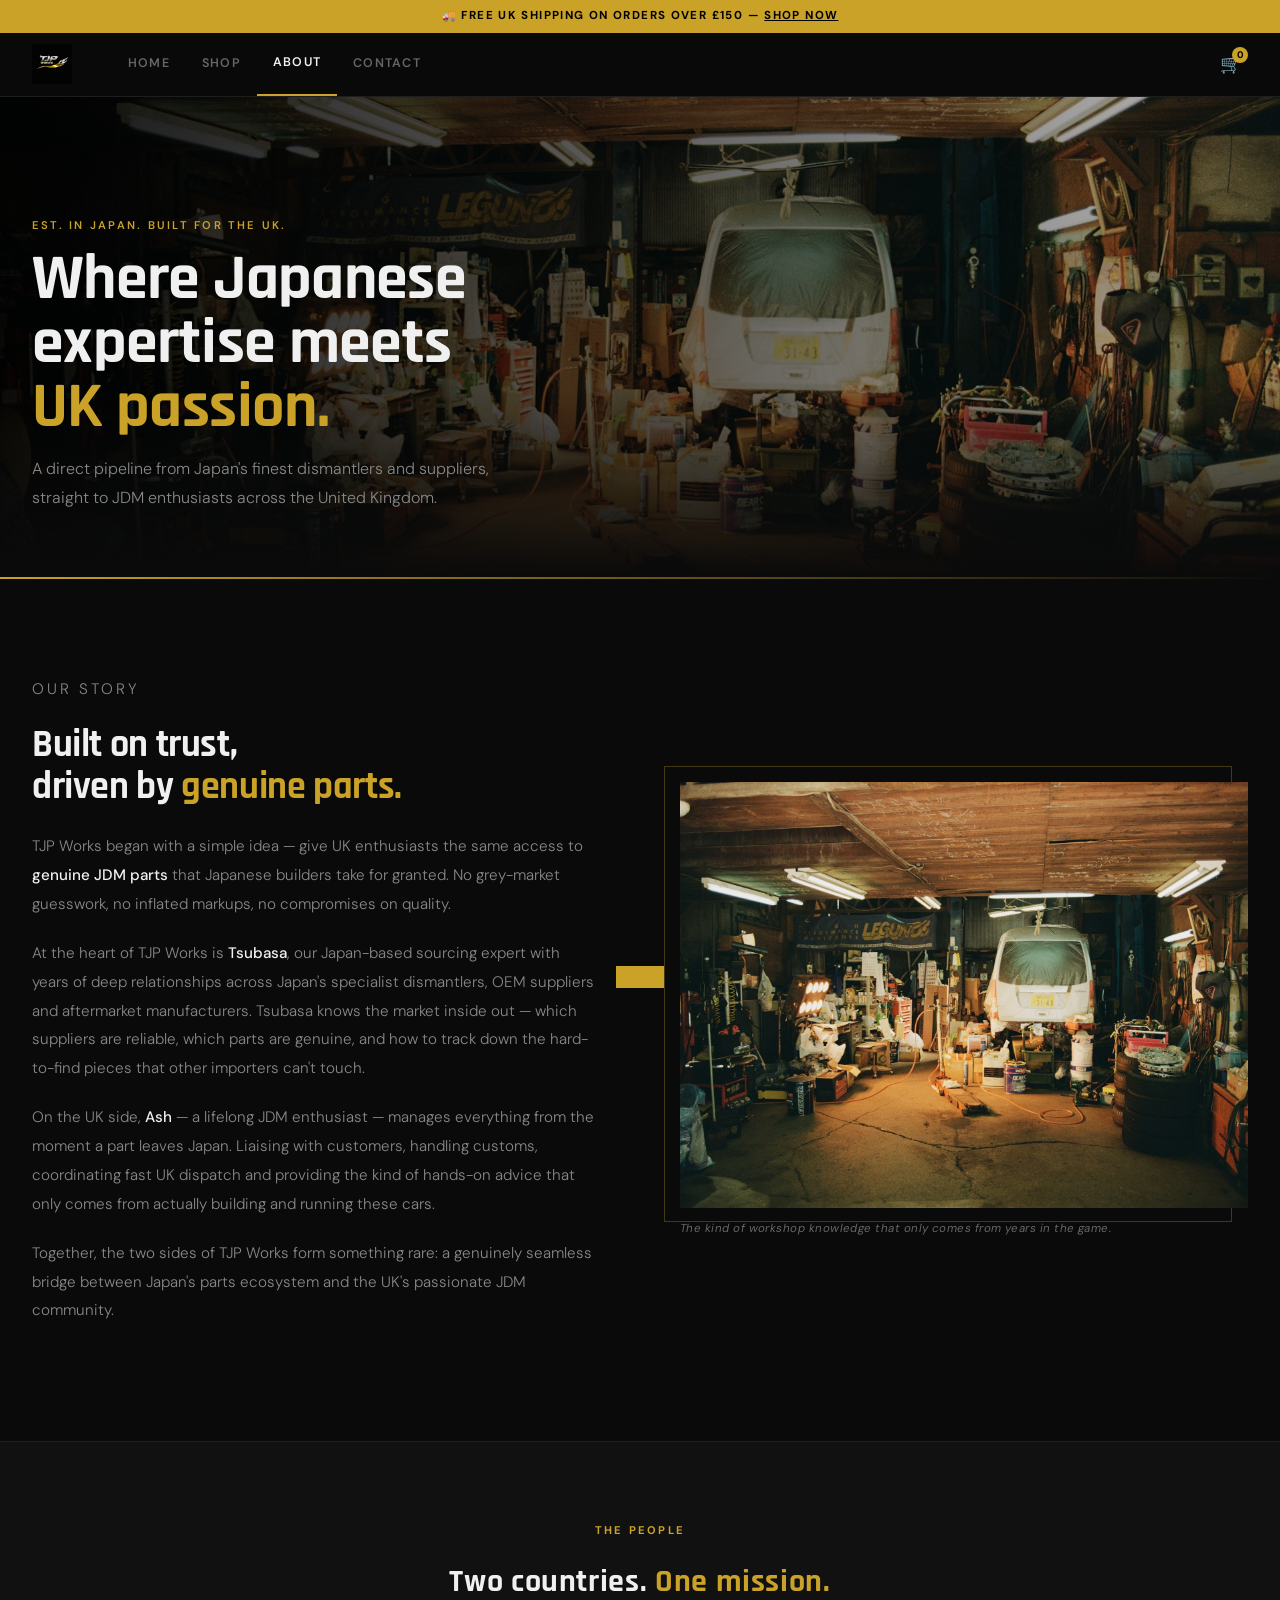
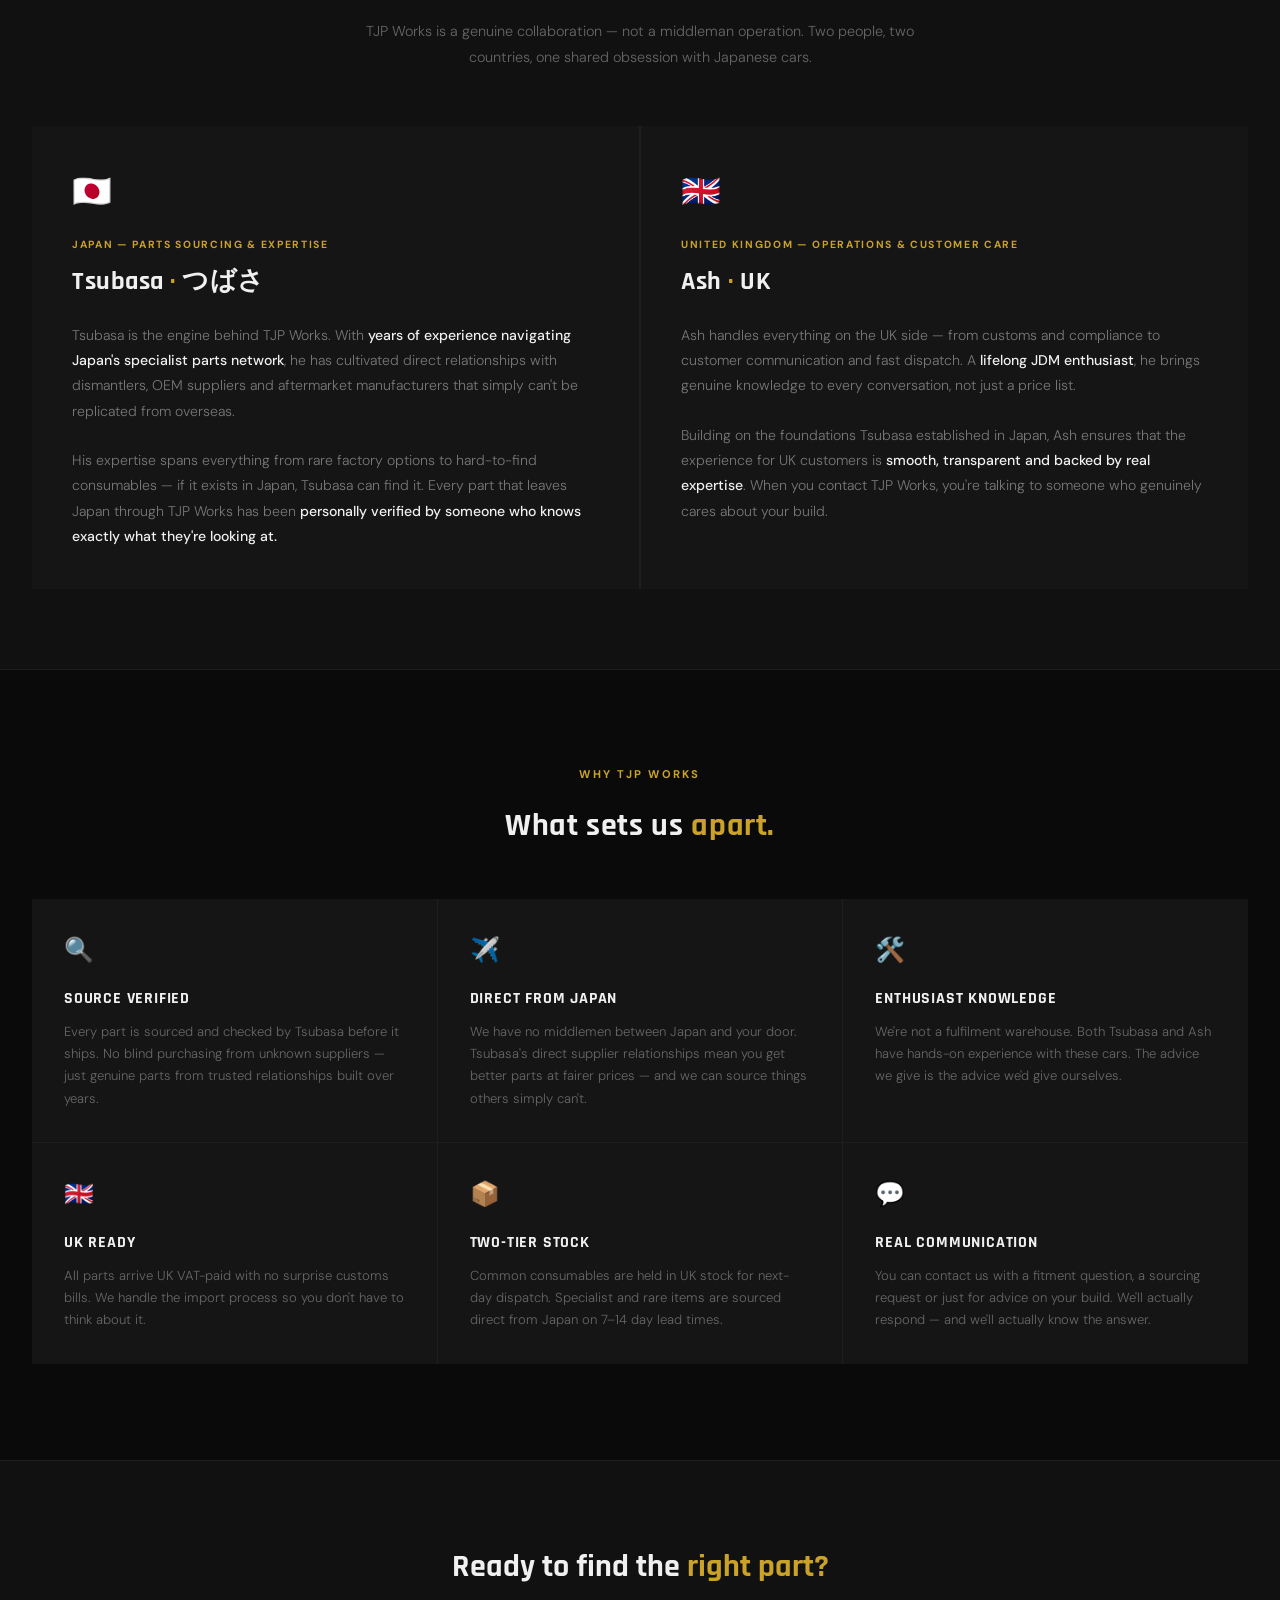
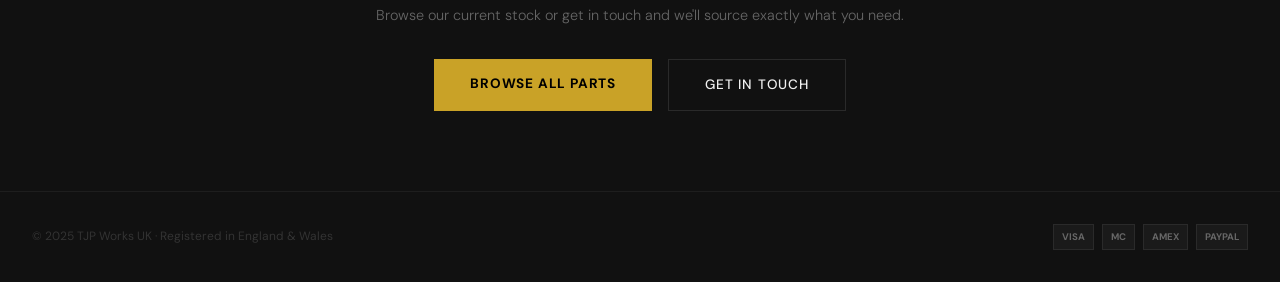
<file: about.html>
<!DOCTYPE html>
<html lang="en">
<head>
<meta charset="UTF-8"/>
<meta name="viewport" content="width=device-width, initial-scale=1.0"/>
<title>About — TJP Works UK</title>
<link href="https://fonts.googleapis.com/css2?family=Rajdhani:wght@400;500;600;700&family=DM+Sans:ital,wght@0,300;0,400;0,500;1,300&display=swap" rel="stylesheet"/>
<style>
*,*::before,*::after{box-sizing:border-box;margin:0;padding:0}
:root{
  --bg:#0a0a0a;--surface:#111;--card:#151515;--card2:#1a1a1a;
  --border:#1e1e1e;--border2:#2a2a2a;
  --gold:#C9A227;--gold-light:#E8C558;--gold-dim:rgba(201,162,39,.12);
  --white:#F0F0F0;--mid:#666;--dim:#333;
  --font-head:'Rajdhani',sans-serif;--font-body:'DM Sans',sans-serif;
  --nav-h:64px;
}
html{scroll-behavior:smooth}
body{background:var(--bg);color:var(--white);font-family:var(--font-body);font-size:15px;line-height:1.6;overflow-x:hidden}
img{display:block;max-width:100%}
a{color:inherit;text-decoration:none}
button{cursor:pointer;font-family:var(--font-body)}

/* NAV */
.announce{background:var(--gold);color:#000;text-align:center;font-size:.72rem;font-weight:700;letter-spacing:.12em;text-transform:uppercase;padding:.45rem 1rem}
.announce a{text-decoration:underline;color:#000}
nav{position:sticky;top:0;z-index:200;background:rgba(10,10,10,.97);backdrop-filter:blur(16px);border-bottom:1px solid var(--border);height:var(--nav-h)}
.nav-inner{max-width:1400px;margin:0 auto;padding:0 2rem;height:100%;display:flex;align-items:center;gap:1.5rem}
.nav-logo img{height:40px;width:auto}
.nav-logo-text{font-family:var(--font-head);font-size:1.3rem;font-weight:700;letter-spacing:.05em;white-space:nowrap}
.nav-logo-text span{color:var(--gold)}
.nav-links{display:flex;align-items:center;list-style:none;margin-left:1rem}
.nav-links>li>a{display:flex;align-items:center;font-size:.78rem;font-weight:600;letter-spacing:.1em;text-transform:uppercase;color:var(--mid);padding:0 1rem;height:var(--nav-h);transition:color .2s}
.nav-links>li>a:hover,.nav-links>li>a.active{color:var(--white)}
.nav-links>li>a.active{border-bottom:2px solid var(--gold)}
.nav-right{margin-left:auto;display:flex;align-items:center;gap:.75rem}
.nav-icon-btn{background:none;border:none;color:var(--mid);font-size:1.1rem;padding:.4rem;transition:color .2s;position:relative}
.nav-icon-btn:hover{color:var(--gold)}
.cart-badge{position:absolute;top:0;right:0;background:var(--gold);color:#000;border-radius:50%;width:16px;height:16px;font-size:.6rem;font-weight:700;display:flex;align-items:center;justify-content:center}
.mobile-menu-btn{display:none;background:none;border:none;color:var(--white);font-size:1.3rem;padding:.4rem}

/* HERO */
.about-hero{position:relative;min-height:480px;display:flex;align-items:flex-end;overflow:hidden}
.hero-photo{position:absolute;inset:0;background:url('/Aboutmainimage.jpg') center/cover no-repeat}
.hero-photo::after{content:'';position:absolute;inset:0;background:linear-gradient(to right, rgba(0,0,0,.92) 0%, rgba(0,0,0,.6) 50%, rgba(0,0,0,.2) 100%)}
.hero-photo::before{content:'';position:absolute;inset:0;background:linear-gradient(to top, rgba(10,10,10,1) 0%, transparent 40%);z-index:1}
.hero-content{position:relative;z-index:2;max-width:1400px;margin:0 auto;padding:4rem 2rem;width:100%}
.hero-tag{font-size:.7rem;font-weight:600;letter-spacing:.2em;text-transform:uppercase;color:var(--gold);margin-bottom:.75rem}
.hero-content h1{font-family:var(--font-head);font-size:clamp(2.5rem,5vw,4.5rem);font-weight:700;line-height:1.0;letter-spacing:-.01em;margin-bottom:1rem;max-width:700px}
.hero-content h1 em{font-style:normal;color:var(--gold)}
.hero-sub{font-size:1rem;color:#888;max-width:500px;line-height:1.8;font-weight:300}

/* DIVIDER LINE */
.gold-rule{width:100%;height:2px;background:linear-gradient(to right, var(--gold), transparent);margin:0}

/* STORY SECTION */
.story{max-width:1400px;margin:0 auto;padding:6rem 2rem;display:grid;grid-template-columns:1fr 1fr;gap:5rem;align-items:center}
.story-text{}
.story-label{font-size:.7rem;font-weight:700;letter-spacing:.2em;text-transform:uppercase;color:var(--gold);margin-bottom:1rem}
.story-text h2{font-family:var(--font-head);font-size:clamp(1.8rem,3vw,2.8rem);font-weight:700;line-height:1.1;margin-bottom:1.5rem;letter-spacing:-.01em}
.story-text h2 span{color:var(--gold)}
.story-text p{font-size:.95rem;color:#888;line-height:1.9;font-weight:300;margin-bottom:1.25rem}
.story-text p strong{color:var(--white);font-weight:500}
.story-img-wrap{position:relative}
.story-img-wrap img{width:100%;aspect-ratio:4/3;object-fit:cover;display:block}
.story-img-wrap::before{content:'';position:absolute;top:-1rem;left:-1rem;right:1rem;bottom:1rem;border:1px solid var(--gold);opacity:.3;z-index:0;pointer-events:none}
.story-img-wrap img{position:relative;z-index:1}
.img-caption{font-size:.72rem;color:var(--mid);margin-top:.75rem;letter-spacing:.04em;font-style:italic}

/* TEAM */
.team-section{background:var(--surface);border-top:1px solid var(--border);border-bottom:1px solid var(--border);padding:5rem 0}
.team-inner{max-width:1400px;margin:0 auto;padding:0 2rem}
.section-label{font-size:.7rem;font-weight:700;letter-spacing:.2em;text-transform:uppercase;color:var(--gold);margin-bottom:1rem;text-align:center}
.section-title{font-family:var(--font-head);font-size:clamp(1.6rem,2.5vw,2.4rem);font-weight:700;text-align:center;margin-bottom:.75rem;letter-spacing:.02em}
.section-title span{color:var(--gold)}
.section-sub{text-align:center;color:var(--mid);font-size:.9rem;font-weight:300;max-width:560px;margin:0 auto 3.5rem;line-height:1.75}
.team-grid{display:grid;grid-template-columns:1fr 1fr;gap:2px;background:var(--border)}
.team-card{background:var(--card);padding:2.5rem}
.team-card-flag{font-size:2rem;margin-bottom:1.25rem}
.team-card-role{font-size:.65rem;font-weight:700;letter-spacing:.16em;text-transform:uppercase;color:var(--gold);margin-bottom:.5rem}
.team-card-name{font-family:var(--font-head);font-size:1.6rem;font-weight:700;margin-bottom:1.25rem;letter-spacing:.02em}
.team-card-name span{color:var(--gold)}
.team-card p{font-size:.88rem;color:#777;line-height:1.8;font-weight:300}
.team-card p strong{color:var(--white);font-weight:500}
.team-divider{display:flex;align-items:center;justify-content:center;background:var(--card2);padding:2rem;flex-direction:column;gap:.75rem}
.team-divider-icon{font-size:1.8rem}
.team-divider-text{font-family:var(--font-head);font-size:.8rem;font-weight:700;letter-spacing:.14em;text-transform:uppercase;color:var(--mid);text-align:center}

/* VALUES */
.values-section{max-width:1400px;margin:0 auto;padding:6rem 2rem}
.values-grid{display:grid;grid-template-columns:repeat(3,1fr);gap:1px;background:var(--border);margin-top:3rem}
.value-card{background:var(--card);padding:2rem}
.value-icon{font-size:1.5rem;margin-bottom:1rem}
.value-title{font-family:var(--font-head);font-size:1rem;font-weight:700;letter-spacing:.05em;text-transform:uppercase;margin-bottom:.6rem}
.value-desc{font-size:.82rem;color:#666;line-height:1.7;font-weight:300}

/* CTA */
.cta-section{background:var(--surface);border-top:1px solid var(--border);padding:5rem 2rem;text-align:center}
.cta-section h2{font-family:var(--font-head);font-size:clamp(1.6rem,2.5vw,2.4rem);font-weight:700;margin-bottom:.75rem}
.cta-section h2 span{color:var(--gold)}
.cta-section p{color:var(--mid);font-size:.9rem;font-weight:300;margin-bottom:2rem}
.cta-btns{display:flex;gap:1rem;justify-content:center;flex-wrap:wrap}
.btn-primary{background:var(--gold);color:#000;border:none;padding:.9rem 2.25rem;font-size:.85rem;font-weight:700;letter-spacing:.06em;text-transform:uppercase;transition:background .2s,transform .15s;cursor:pointer;display:inline-block}
.btn-primary:hover{background:var(--gold-light);transform:translateY(-2px)}
.btn-ghost{background:transparent;color:var(--white);border:1px solid var(--border2);padding:.9rem 2.25rem;font-size:.85rem;font-weight:500;letter-spacing:.06em;text-transform:uppercase;transition:all .2s;cursor:pointer;display:inline-block}
.btn-ghost:hover{border-color:var(--gold);color:var(--gold)}

/* FOOTER */
footer{background:var(--surface);border-top:1px solid var(--border);padding:2rem}
.footer-bottom{max-width:1400px;margin:0 auto;display:flex;align-items:center;justify-content:space-between;flex-wrap:wrap;gap:1rem}
.footer-bottom-left{font-size:.75rem;color:#333}
.payment-icons{display:flex;gap:.5rem}
.pay-icon{background:var(--card2);border:1px solid var(--border2);padding:.25rem .5rem;font-size:.6rem;font-weight:700;color:var(--mid)}

/* CART + MOBILE NAV */
.overlay{position:fixed;inset:0;background:rgba(0,0,0,.7);z-index:400;opacity:0;pointer-events:none;transition:opacity .3s}
.overlay.open{opacity:1;pointer-events:all}
.cart-drawer{position:fixed;top:0;right:0;bottom:0;width:420px;background:var(--surface);border-left:1px solid var(--border);z-index:401;transform:translateX(100%);transition:transform .35s cubic-bezier(.4,0,.2,1);display:flex;flex-direction:column}
.cart-drawer.open{transform:translateX(0)}
.cart-head{padding:1.25rem 1.5rem;border-bottom:1px solid var(--border);display:flex;align-items:center;justify-content:space-between}
.cart-head h3{font-family:var(--font-head);font-size:1.1rem;font-weight:700}
.cart-close{background:none;border:none;color:var(--mid);font-size:1.2rem;padding:.25rem}
.cart-body{flex:1;overflow-y:auto;padding:1.25rem 1.5rem}
.cart-empty{text-align:center;color:var(--mid);font-size:.88rem;padding:3rem 0}
.cart-foot{padding:1.5rem;border-top:1px solid var(--border)}
.cart-subtotal{display:flex;justify-content:space-between;margin-bottom:1rem}
.cart-subtotal span{font-family:var(--font-head);font-size:1rem;font-weight:600}
.cart-subtotal strong{color:var(--gold)}
.checkout-btn{width:100%;background:var(--gold);color:#000;border:none;padding:1rem;font-size:.85rem;font-weight:700;letter-spacing:.08em;text-transform:uppercase}
.cart-note{font-size:.72rem;color:var(--mid);text-align:center;margin-top:.75rem}
.mobile-nav{position:fixed;top:0;left:0;bottom:0;width:300px;background:var(--surface);border-right:1px solid var(--border);z-index:401;transform:translateX(-100%);transition:transform .35s;padding:1.5rem;overflow-y:auto}
.mobile-nav.open{transform:translateX(0)}
.mobile-nav-close{background:none;border:none;color:var(--mid);font-size:1.2rem;float:right;margin-bottom:2rem}
.mobile-nav-links{list-style:none;clear:both}
.mobile-nav-links a{display:block;padding:.85rem 0;font-size:.9rem;font-weight:600;letter-spacing:.06em;text-transform:uppercase;color:var(--mid);border-bottom:1px solid var(--border)}
.mobile-nav-links a:hover{color:var(--gold)}
.toast{position:fixed;bottom:2rem;left:50%;transform:translateX(-50%) translateY(120px);background:var(--gold);color:#000;padding:.7rem 1.5rem;font-size:.8rem;font-weight:700;z-index:500;transition:transform .3s;pointer-events:none;letter-spacing:.04em;text-transform:uppercase}
.toast.show{transform:translateX(-50%) translateY(0)}

/* FADE IN ANIMATIONS */
.fade-up{opacity:0;transform:translateY(24px);transition:opacity .7s ease,transform .7s ease}
.fade-up.visible{opacity:1;transform:translateY(0)}
.fade-up:nth-child(2){transition-delay:.1s}
.fade-up:nth-child(3){transition-delay:.2s}

@media(max-width:900px){
  .story{grid-template-columns:1fr;gap:3rem}
  .story-img-wrap{order:-1}
  .team-grid{grid-template-columns:1fr}
  .values-grid{grid-template-columns:1fr}
}
@media(max-width:768px){
  .nav-links{display:none}
  .mobile-menu-btn{display:block}
  .about-hero{min-height:360px}
  .cart-drawer,.mobile-nav{width:100%}
  .cta-btns{flex-direction:column;align-items:center}
}
</style>
</head>
<body>

<div class="announce">🚚 Free UK Shipping on orders over £150 — <a href="/shop.html">Shop Now</a></div>

<nav>
  <div class="nav-inner">
    <button class="mobile-menu-btn" onclick="toggleMobileNav()">☰</button>
    <a href="/" class="nav-logo" id="navLogo">
      <span class="nav-logo-text" id="navLogoText">TJP <span>Works</span></span>
    </a>
    <ul class="nav-links">
      <li><a href="/">Home</a></li>
      <li><a href="/shop.html">Shop</a></li>
      <li><a href="/about.html" class="active">About</a></li>
      <li><a href="mailto:parts@tjpworks.co.uk">Contact</a></li>
    </ul>
    <div class="nav-right">
      <button class="nav-icon-btn" onclick="openCart()" title="Cart">
        🛒<span class="cart-badge" id="cartBadge">0</span>
      </button>
    </div>
  </div>
</nav>

<!-- HERO -->
<div class="about-hero">
  <div class="hero-photo"></div>
  <div class="hero-content">
    <p class="hero-tag">Est. in Japan. Built for the UK.</p>
    <h1>Where Japanese<br>expertise meets<br><em>UK passion.</em></h1>
    <p class="hero-sub">A direct pipeline from Japan's finest dismantlers and suppliers, straight to JDM enthusiasts across the United Kingdom.</p>
  </div>
</div>
<div class="gold-rule"></div>

<!-- STORY -->
<div class="story">
  <div class="story-text fade-up">
    <p class="story-label">Our Story</p>
    <h2>Built on trust,<br>driven by <span>genuine parts.</span></h2>
    <p>TJP Works began with a simple idea — give UK enthusiasts the same access to <strong>genuine JDM parts</strong> that Japanese builders take for granted. No grey-market guesswork, no inflated markups, no compromises on quality.</p>
    <p>At the heart of TJP Works is <strong>Tsubasa</strong>, our Japan-based sourcing expert with years of deep relationships across Japan's specialist dismantlers, OEM suppliers and aftermarket manufacturers. Tsubasa knows the market inside out — which suppliers are reliable, which parts are genuine, and how to track down the hard-to-find pieces that other importers can't touch.</p>
    <p>On the UK side, <strong>Ash</strong> — a lifelong JDM enthusiast — manages everything from the moment a part leaves Japan. Liaising with customers, handling customs, coordinating fast UK dispatch and providing the kind of hands-on advice that only comes from actually building and running these cars.</p>
    <p>Together, the two sides of TJP Works form something rare: a genuinely seamless bridge between Japan's parts ecosystem and the UK's passionate JDM community.</p>
  </div>
  <div class="story-img-wrap fade-up">
<img src="/Aboutmainimage.jpg" alt="JDM workshop garage" loading="lazy"/>
    <p class="img-caption">The kind of workshop knowledge that only comes from years in the game.</p>
  </div>
</div>

<!-- TEAM -->
<div class="team-section">
  <div class="team-inner">
    <p class="section-label">The People</p>
    <h2 class="section-title">Two countries. <span>One mission.</span></h2>
    <p class="section-sub">TJP Works is a genuine collaboration — not a middleman operation. Two people, two countries, one shared obsession with Japanese cars.</p>
    <div class="team-grid">
      <div class="team-card fade-up">
        <div class="team-card-flag">🇯🇵</div>
        <div class="team-card-role">Japan — Parts Sourcing & Expertise</div>
        <div class="team-card-name">Tsubasa <span>·</span> つばさ</div>
        <p>Tsubasa is the engine behind TJP Works. With <strong>years of experience navigating Japan's specialist parts network</strong>, he has cultivated direct relationships with dismantlers, OEM suppliers and aftermarket manufacturers that simply can't be replicated from overseas.</p>
        <br/>
        <p>His expertise spans everything from rare factory options to hard-to-find consumables — if it exists in Japan, Tsubasa can find it. Every part that leaves Japan through TJP Works has been <strong>personally verified by someone who knows exactly what they're looking at.</strong></p>
      </div>
      <div class="team-card fade-up">
        <div class="team-card-flag">🇬🇧</div>
        <div class="team-card-role">United Kingdom — Operations & Customer Care</div>
        <div class="team-card-name">Ash <span>·</span> UK</div>
        <p>Ash handles everything on the UK side — from customs and compliance to customer communication and fast dispatch. A <strong>lifelong JDM enthusiast</strong>, he brings genuine knowledge to every conversation, not just a price list.</p>
        <br/>
        <p>Building on the foundations Tsubasa established in Japan, Ash ensures that the experience for UK customers is <strong>smooth, transparent and backed by real expertise</strong>. When you contact TJP Works, you're talking to someone who genuinely cares about your build.</p>
      </div>
    </div>
  </div>
</div>

<!-- VALUES -->
<div class="values-section">
  <p class="section-label" style="text-align:center">Why TJP Works</p>
  <h2 class="section-title">What sets us <span>apart.</span></h2>
  <div class="values-grid">
    <div class="value-card fade-up">
      <div class="value-icon">🔍</div>
      <div class="value-title">Source Verified</div>
      <p class="value-desc">Every part is sourced and checked by Tsubasa before it ships. No blind purchasing from unknown suppliers — just genuine parts from trusted relationships built over years.</p>
    </div>
    <div class="value-card fade-up">
      <div class="value-icon">✈️</div>
      <div class="value-title">Direct from Japan</div>
      <p class="value-desc">We have no middlemen between Japan and your door. Tsubasa's direct supplier relationships mean you get better parts at fairer prices — and we can source things others simply can't.</p>
    </div>
    <div class="value-card fade-up">
      <div class="value-icon">🛠️</div>
      <div class="value-title">Enthusiast Knowledge</div>
      <p class="value-desc">We're not a fulfilment warehouse. Both Tsubasa and Ash have hands-on experience with these cars. The advice we give is the advice we'd give ourselves.</p>
    </div>
    <div class="value-card fade-up">
      <div class="value-icon">🇬🇧</div>
      <div class="value-title">UK Ready</div>
      <p class="value-desc">All parts arrive UK VAT-paid with no surprise customs bills. We handle the import process so you don't have to think about it.</p>
    </div>
    <div class="value-card fade-up">
      <div class="value-icon">📦</div>
      <div class="value-title">Two-Tier Stock</div>
      <p class="value-desc">Common consumables are held in UK stock for next-day dispatch. Specialist and rare items are sourced direct from Japan on 7–14 day lead times.</p>
    </div>
    <div class="value-card fade-up">
      <div class="value-icon">💬</div>
      <div class="value-title">Real Communication</div>
      <p class="value-desc">You can contact us with a fitment question, a sourcing request or just for advice on your build. We'll actually respond — and we'll actually know the answer.</p>
    </div>
  </div>
</div>

<!-- CTA -->
<div class="cta-section">
  <h2>Ready to find the <span>right part?</span></h2>
  <p>Browse our current stock or get in touch and we'll source exactly what you need.</p>
  <div class="cta-btns">
    <a href="/shop.html" class="btn-primary">Browse All Parts</a>
    <a href="mailto:parts@tjpworks.co.uk" class="btn-ghost">Get in Touch</a>
  </div>
</div>

<!-- FOOTER -->
<footer>
  <div class="footer-bottom">
    <div class="footer-bottom-left">© 2025 TJP Works UK · Registered in England & Wales</div>
    <div class="payment-icons"><span class="pay-icon">VISA</span><span class="pay-icon">MC</span><span class="pay-icon">AMEX</span><span class="pay-icon">PAYPAL</span></div>
  </div>
</footer>

<!-- CART -->
<div class="overlay" id="overlay" onclick="closeCart()"></div>
<div class="cart-drawer" id="cartDrawer">
  <div class="cart-head"><h3>Your Cart</h3><button class="cart-close" onclick="closeCart()">✕</button></div>
  <div class="cart-body" id="cartBody"><p class="cart-empty">Your cart is empty.</p></div>
  <div class="cart-foot">
    <div class="cart-subtotal"><span>Subtotal</span><strong id="cartTotal">£0.00</strong></div>
    <button class="checkout-btn" onclick="alert('Email: parts@tjpworks.co.uk')">Proceed to Checkout →</button>
    <p class="cart-note">Shipping calculated at checkout · UK VAT included</p>
  </div>
</div>

<!-- MOBILE NAV -->
<div class="overlay" id="mobileOverlay" onclick="toggleMobileNav()"></div>
<div class="mobile-nav" id="mobileNav">
  <button class="mobile-nav-close" onclick="toggleMobileNav()">✕</button>
  <ul class="mobile-nav-links">
    <li><a href="/">Home</a></li>
    <li><a href="/shop.html">Shop All Parts</a></li>
    <li><a href="/about.html">About</a></li>
    <li><a href="mailto:parts@tjpworks.co.uk">Contact</a></li>
  </ul>
</div>
<div class="toast" id="toast"></div>

<script>
// ── Logo ──────────────────────────────────────────────────────
(function(){
  const img=new Image();
  img.onload=function(){img.style.cssText='height:40px;width:auto';img.alt='TJP Works';const w=document.getElementById('navLogo');w.innerHTML='';w.appendChild(img);};
  img.src='/TJPWORKSLOGO.jpg';
})();

// ── Cart (session only) ───────────────────────────────────────
let cart=JSON.parse(sessionStorage.getItem('tjp_cart')||'[]');
function updateCartUI(){
  const count=cart.reduce((s,c)=>s+c.qty,0);
  const total=cart.reduce((s,c)=>s+c.price*c.qty,0);
  document.getElementById('cartBadge').textContent=count;
  document.getElementById('cartTotal').textContent='£'+total.toLocaleString();
  const body=document.getElementById('cartBody');
  if(!cart.length){body.innerHTML='<p class="cart-empty">Your cart is empty.</p>';return;}
  body.innerHTML=cart.map(c=>`<div style="padding:.75rem 0;border-bottom:1px solid var(--border);font-size:.85rem"><strong>${c.title}</strong><br/><span style="color:var(--gold)">£${c.price} × ${c.qty}</span></div>`).join('');
}
function openCart(){document.getElementById('cartDrawer').classList.add('open');document.getElementById('overlay').classList.add('open');}
function closeCart(){document.getElementById('cartDrawer').classList.remove('open');document.getElementById('overlay').classList.remove('open');}
function toggleMobileNav(){document.getElementById('mobileNav').classList.toggle('open');document.getElementById('mobileOverlay').classList.toggle('open');}
updateCartUI();

// ── Fade-in on scroll ─────────────────────────────────────────
const observer=new IntersectionObserver(entries=>{
  entries.forEach(e=>{if(e.isIntersecting)e.target.classList.add('visible');});
},{threshold:0.12});
document.querySelectorAll('.fade-up').forEach(el=>observer.observe(el));
</script>
</body>
</html>
</file>
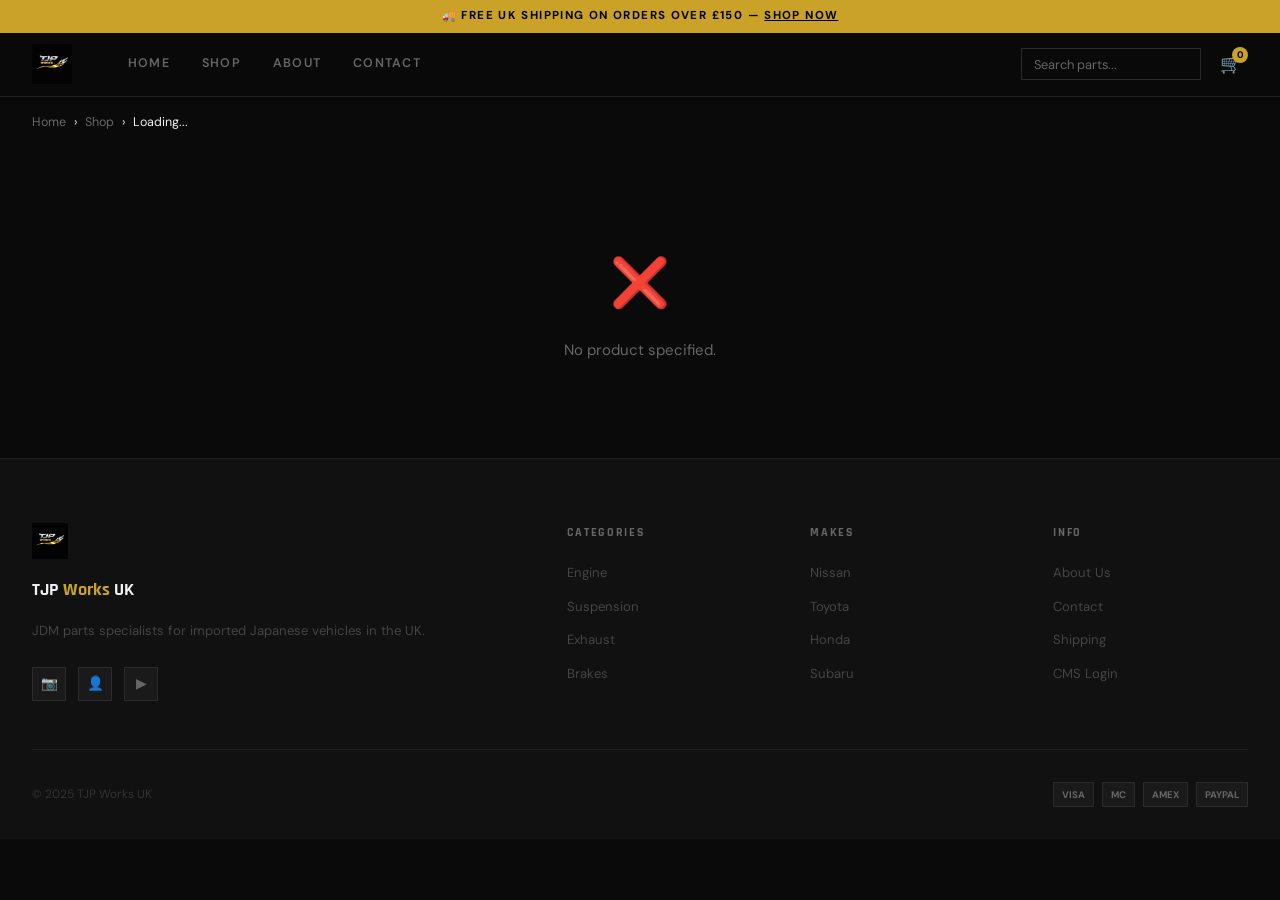
<file: product.html>
<!DOCTYPE html>
<html lang="en">
<head>
<meta charset="UTF-8"/>
<meta name="viewport" content="width=device-width, initial-scale=1.0"/>
<title>Product — TJP Works</title>
<link href="https://fonts.googleapis.com/css2?family=Rajdhani:wght@400;500;600;700&family=DM+Sans:ital,wght@0,300;0,400;0,500;1,300&display=swap" rel="stylesheet"/>
<link rel="stylesheet" href="/shared.css"/>
<style>
.product-page{max-width:1400px;margin:0 auto;padding:2rem;display:grid;grid-template-columns:1fr 1fr;gap:3.5rem;align-items:start}

/* ── Gallery ── */
.gallery{position:sticky;top:calc(var(--nav-h) + 1rem)}
.gallery-main{position:relative;aspect-ratio:1;background:#0d0d0d;border:1px solid var(--border);overflow:hidden;margin-bottom:.75rem}
.gallery-main img{width:100%;height:100%;object-fit:cover;display:none;transition:opacity .2s}
.gallery-main img.active{display:block}
.gallery-main .placeholder-emoji{position:absolute;top:50%;left:50%;transform:translate(-50%,-50%);font-size:6rem;opacity:.2}
.gallery-arrow{position:absolute;top:50%;transform:translateY(-50%);background:rgba(0,0,0,.7);border:1px solid var(--border2);color:var(--white);width:36px;height:36px;display:flex;align-items:center;justify-content:center;font-size:.9rem;cursor:pointer;transition:all .2s;z-index:2}
.gallery-arrow:hover{background:var(--gold);color:#000;border-color:var(--gold)}
.gallery-arrow.prev{left:.75rem}
.gallery-arrow.next{right:.75rem}
.gallery-arrow.hidden{opacity:0;pointer-events:none}
.gallery-counter{position:absolute;bottom:.75rem;right:.75rem;background:rgba(0,0,0,.7);color:var(--mid);font-size:.7rem;font-weight:600;padding:.25rem .6rem;letter-spacing:.06em}
.gallery-thumbs{display:flex;gap:.5rem;flex-wrap:wrap}
.thumb{width:72px;height:72px;background:#0d0d0d;border:2px solid var(--border);overflow:hidden;cursor:pointer;transition:border-color .2s;flex-shrink:0;display:flex;align-items:center;justify-content:center;font-size:1.5rem}
.thumb img{width:100%;height:100%;object-fit:cover}
.thumb.active{border-color:var(--gold)}
.thumb:hover{border-color:var(--border2)}

/* ── Product Info ── */
.product-info-panel{}
.product-info-brand{font-size:.72rem;font-weight:600;letter-spacing:.14em;text-transform:uppercase;color:var(--mid);margin-bottom:.5rem}
.product-info-title{font-family:var(--font-head);font-size:clamp(1.6rem,3vw,2.4rem);font-weight:700;line-height:1.1;letter-spacing:-.01em;margin-bottom:1rem}
.product-info-badges{display:flex;gap:.5rem;margin-bottom:1.25rem;flex-wrap:wrap}
.info-badge{font-size:.65rem;font-weight:700;letter-spacing:.1em;text-transform:uppercase;padding:.25rem .65rem}
.info-badge-uk{background:rgba(34,197,94,.15);color:#4ade80;border:1px solid rgba(34,197,94,.3)}
.info-badge-jp{background:var(--gold-dim);color:var(--gold);border:1px solid rgba(201,162,39,.3)}
.info-badge-sale{background:var(--gold);color:#000}
.info-badge-jdm{background:rgba(59,130,246,.15);color:#60a5fa;border:1px solid rgba(59,130,246,.3)}
.product-info-price{display:flex;align-items:baseline;gap:.75rem;margin-bottom:1.5rem}
.price-main{font-family:var(--font-head);font-size:2.2rem;font-weight:700;color:var(--gold)}
.price-was{font-size:1rem;color:var(--mid);text-decoration:line-through;font-weight:400}
.price-save{font-size:.8rem;font-weight:600;color:#4ade80;background:rgba(34,197,94,.1);padding:.2rem .5rem;border:1px solid rgba(34,197,94,.2)}
.product-info-compat{background:var(--card);border:1px solid var(--border);padding:1rem 1.25rem;margin-bottom:1.5rem}
.compat-label{font-size:.65rem;font-weight:700;letter-spacing:.12em;text-transform:uppercase;color:var(--mid);margin-bottom:.35rem}
.compat-value{font-size:.9rem;font-weight:500}
.product-info-desc{font-size:.9rem;color:#888;line-height:1.8;margin-bottom:2rem;font-weight:300}
.add-to-cart-row{display:flex;gap:.75rem;margin-bottom:1.5rem}
.qty-selector{display:flex;align-items:center;border:1px solid var(--border2);background:var(--card)}
.qty-btn{background:none;border:none;color:var(--mid);width:36px;height:48px;font-size:1.1rem;transition:color .2s;display:flex;align-items:center;justify-content:center}
.qty-btn:hover{color:var(--white)}
.qty-input{width:40px;height:48px;background:none;border:none;border-left:1px solid var(--border2);border-right:1px solid var(--border2);color:var(--white);text-align:center;font-family:var(--font-body);font-size:.9rem;outline:none}
.add-to-cart-btn{flex:1;background:var(--gold);color:#000;border:none;padding:0 2rem;height:48px;font-size:.85rem;font-weight:700;letter-spacing:.08em;text-transform:uppercase;transition:background .2s}
.add-to-cart-btn:hover{background:var(--gold-light)}
.add-to-cart-btn.added{background:#22c55e;color:#fff}
.enquire-btn{background:none;border:1px solid var(--border2);color:var(--mid);padding:0 1.25rem;height:48px;font-size:.78rem;font-weight:600;letter-spacing:.06em;text-transform:uppercase;transition:all .2s}
.enquire-btn:hover{border-color:var(--gold);color:var(--gold)}
.product-meta{display:flex;flex-direction:column;gap:.6rem;padding-top:1.5rem;border-top:1px solid var(--border)}
.meta-row{display:flex;gap:.75rem;font-size:.82rem}
.meta-key{color:var(--mid);min-width:80px;flex-shrink:0}
.meta-val{color:var(--white);font-weight:500}

/* ── Related ── */
.related-wrap{max-width:1400px;margin:0 auto;padding:0 2rem 5rem}
.related-grid{display:grid;grid-template-columns:repeat(4,1fr);gap:1px;background:var(--border)}

/* ── Loading/Error ── */
.product-loading{max-width:1400px;margin:4rem auto;padding:2rem;text-align:center;color:var(--mid)}
.product-loading span{font-size:3rem;display:block;margin-bottom:1rem}

@media(max-width:900px){
  .product-page{grid-template-columns:1fr;gap:2rem}
  .gallery{position:static}
  .related-grid{grid-template-columns:repeat(2,1fr)}
}
@media(max-width:500px){
  .related-grid{grid-template-columns:1fr}
  .add-to-cart-row{flex-wrap:wrap}
  .add-to-cart-btn{min-width:100%}
}
</style>
</head>
<body>

<div class="announce">🚚 Free UK Shipping on orders over £150 — <a href="/shop.html">Shop Now</a></div>

<nav>
  <div class="nav-inner">
    <button class="mobile-menu-btn" onclick="toggleMobileNav()">☰</button>
    <a href="/" class="nav-logo" id="navLogo">
      <span class="nav-logo-text" id="navLogoText">TJP <span>Works</span></span>
    </a>
    <ul class="nav-links">
      <li><a href="/">Home</a></li>
      <li><a href="/shop.html">Shop</a></li>
      <li><a href="/about.html">About</a></li>
      <li><a href="mailto:parts@tjpworks.co.uk">Contact</a></li>
    </ul>
    <div class="nav-right">
      <input class="nav-search" type="text" placeholder="Search parts..." id="navSearch" onkeydown="if(event.key==='Enter')window.location.href='/shop.html?search='+encodeURIComponent(this.value)"/>
      <button class="nav-icon-btn" onclick="openCart()" title="Cart">
        🛒<span class="cart-badge" id="cartBadge">0</span>
      </button>
    </div>
  </div>
</nav>

<div class="breadcrumb" id="breadcrumb">
  <a href="/">Home</a> <span>›</span>
  <a href="/shop.html">Shop</a> <span>›</span>
  <span id="breadcrumbTitle">Loading...</span>
</div>

<div id="productContainer">
  <div class="product-loading"><span>⏳</span>Loading product...</div>
</div>

<div class="related-wrap" id="relatedWrap" style="display:none">
  <div class="section-hd" style="max-width:none;margin-bottom:1.5rem">
    <h2>Related <span>Parts</span></h2>
    <a href="/shop.html" class="view-all">View all →</a>
  </div>
  <div class="related-grid" id="relatedGrid"></div>
</div>

<!-- FOOTER -->
<footer>
  <div class="footer-inner">
    <div class="footer-brand">
      <img src="/TJPWORKSLOGO.jpg" alt="TJP Works" onerror="this.style.display='none'"/>
      <div class="footer-brand-text">TJP <span>Works</span> UK</div>
      <p class="footer-desc">JDM parts specialists for imported Japanese vehicles in the UK.</p>
      <div class="footer-socials"><a class="social-btn" href="#">📷</a><a class="social-btn" href="#">👤</a><a class="social-btn" href="#">▶</a></div>
    </div>
    <div class="footer-col"><h4>Categories</h4><ul><li><a href="/shop.html?category=engine">Engine</a></li><li><a href="/shop.html?category=suspension">Suspension</a></li><li><a href="/shop.html?category=exhaust">Exhaust</a></li><li><a href="/shop.html?category=brakes">Brakes</a></li></ul></div>
    <div class="footer-col"><h4>Makes</h4><ul><li><a href="/shop.html?make=nissan">Nissan</a></li><li><a href="/shop.html?make=toyota">Toyota</a></li><li><a href="/shop.html?make=honda">Honda</a></li><li><a href="/shop.html?make=subaru">Subaru</a></li></ul></div>
    <div class="footer-col"><h4>Info</h4><ul><li><a href="/about.html">About Us</a></li><li><a href="mailto:parts@tjpworks.co.uk">Contact</a></li><li><a href="#">Shipping</a></li><li><a href="/admin">CMS Login</a></li></ul></div>
  </div>
  <div class="footer-bottom">
    <div class="footer-bottom-left">© 2025 TJP Works UK</div>
    <div class="payment-icons"><span class="pay-icon">VISA</span><span class="pay-icon">MC</span><span class="pay-icon">AMEX</span><span class="pay-icon">PAYPAL</span></div>
  </div>
</footer>

<div class="overlay" id="overlay" onclick="closeCart()"></div>
<div class="cart-drawer" id="cartDrawer">
  <div class="cart-head"><h3>Your Cart</h3><button class="cart-close" onclick="closeCart()">✕</button></div>
  <div class="cart-body" id="cartBody"><p class="cart-empty">Your cart is empty.</p></div>
  <div class="cart-foot">
    <div class="cart-subtotal"><span>Subtotal</span><strong id="cartTotal">£0.00</strong></div>
    <button class="checkout-btn" onclick="alert('Checkout coming soon!')">Proceed to Checkout →</button>
    <p class="cart-note">Shipping calculated at checkout · UK VAT included</p>
  </div>
</div>

<div class="overlay" id="mobileOverlay" onclick="toggleMobileNav()"></div>
<div class="mobile-nav" id="mobileNav">
  <button class="mobile-nav-close" onclick="toggleMobileNav()">✕</button>
  <ul class="mobile-nav-links">
    <li><a href="/">Home</a></li>
    <li><a href="/shop.html">Shop All Parts</a></li>
    <li><a href="/about.html">About</a></li>
    <li><a href="mailto:parts@tjpworks.co.uk">Contact</a></li>
  </ul>
</div>
<div class="toast" id="toast"></div>

<script src="/shared.js"></script>
<script>
let currentProduct = null;
let allProducts = [];
let currentImageIndex = 0;
let productImages = [];
let qty = 1;

// ── Logo ──────────────────────────────────────────────────────
(function(){
  const img=new Image();
  img.onload=function(){img.style.cssText='height:40px;width:auto';img.alt='TJP Works';const w=document.getElementById('navLogo');w.innerHTML='';w.appendChild(img);};
  img.src='/TJPWORKSLOGO.jpg';
})();

// ── Gallery ───────────────────────────────────────────────────
function buildGallery(p) {
  // Collect all images — main image first, then additional images
  productImages = [];
  if(p.image && p.image.trim()) productImages.push(p.image.trim());
  if(Array.isArray(p.images)) {
    p.images.forEach(img => {
      if(img && img.trim() && img.trim() !== p.image?.trim()) {
        productImages.push(img.trim());
      }
    });
  }
  const hasImages = productImages.length > 0;
  currentImageIndex = 0;

  const mainHTML = hasImages
    ? productImages.map((src, i) => `<img src="${src}" alt="${p.title} ${i+1}" class="${i===0?'active':''}" data-index="${i}"/>`).join('')
    : `<span class="placeholder-emoji">${p.emoji || '⚙️'}</span>`;

  const arrowsHTML = productImages.length > 1 ? `
    <button class="gallery-arrow prev hidden" id="galleryPrev" onclick="changeImage(-1)">←</button>
    <button class="gallery-arrow next ${productImages.length<=1?'hidden':''}" id="galleryNext" onclick="changeImage(1)">→</button>
    <span class="gallery-counter" id="galleryCounter">1 / ${productImages.length}</span>
  ` : '';

  const thumbsHTML = productImages.length > 1
    ? `<div class="gallery-thumbs">${productImages.map((src, i) => `<div class="thumb ${i===0?'active':''}" onclick="goToImage(${i})"><img src="${src}" alt="View ${i+1}"/></div>`).join('')}</div>`
    : '';

  return `
    <div class="gallery">
      <div class="gallery-main" id="galleryMain">
        ${mainHTML}
        ${arrowsHTML}
      </div>
      ${thumbsHTML}
    </div>`;
}

function changeImage(dir) {
  const newIndex = currentImageIndex + dir;
  if(newIndex < 0 || newIndex >= productImages.length) return;
  goToImage(newIndex);
}

function goToImage(index) {
  // Update main images
  document.querySelectorAll('.gallery-main img').forEach((img, i) => {
    img.classList.toggle('active', i === index);
  });
  // Update thumbs
  document.querySelectorAll('.thumb').forEach((t, i) => {
    t.classList.toggle('active', i === index);
  });
  // Update arrows
  const prev = document.getElementById('galleryPrev');
  const next = document.getElementById('galleryNext');
  if(prev) prev.classList.toggle('hidden', index === 0);
  if(next) next.classList.toggle('hidden', index === productImages.length - 1);
  // Update counter
  const counter = document.getElementById('galleryCounter');
  if(counter) counter.textContent = (index + 1) + ' / ' + productImages.length;
  currentImageIndex = index;
}

// ── Quantity ──────────────────────────────────────────────────
function changeQty(dir) {
  qty = Math.max(1, qty + dir);
  document.getElementById('qtyInput').value = qty;
}

// ── Build product page ────────────────────────────────────────
function buildProductPage(p) {
  const id = getProductId(p);
  document.title = p.title + ' — TJP Works';
  document.getElementById('breadcrumbTitle').textContent = p.title;

  const savings = p.original_price ? Math.round(p.original_price - p.price) : 0;
  const stockBadge = p.stock === 'uk'
    ? '<span class="info-badge info-badge-uk">🟢 In Stock UK — Next Day Dispatch</span>'
    : '<span class="info-badge info-badge-jp">🟡 Sourced from Japan — 7–14 Days</span>';
  const saleBadge = p.badge === 'SALE' ? '<span class="info-badge info-badge-sale">SALE</span>' : '';
  const jdmBadge  = p.badge === 'JDM'  ? '<span class="info-badge info-badge-jdm">JDM</span>'  : '';

  const yearsText = Array.isArray(p.years) && p.years.length
    ? p.years[0] + (p.years.length > 1 ? ' – ' + p.years[p.years.length-1] : '')
    : '—';
  const modelsText = Array.isArray(p.models) && p.models.length ? p.models.join(', ') : p.compatibility;

  const html = `
    <div class="product-page">
      ${buildGallery(p)}
      <div class="product-info-panel">
        <div class="product-info-brand">${p.brand}</div>
        <h1 class="product-info-title">${p.title}</h1>
        <div class="product-info-badges">
          ${stockBadge}${saleBadge}${jdmBadge}
        </div>
        <div class="product-info-price">
          <span class="price-main">£${Number(p.price).toLocaleString()}</span>
          ${p.original_price ? `<span class="price-was">£${Number(p.original_price).toLocaleString()}</span>` : ''}
          ${savings > 0 ? `<span class="price-save">Save £${savings}</span>` : ''}
        </div>
        <div class="product-info-compat">
          <div class="compat-label">Fitment</div>
          <div class="compat-value">${p.compatibility}</div>
        </div>
        ${p.description && p.description !== '|-' && p.description.trim() ? `<p class="product-info-desc">${p.description.replace(/\n/g, '<br/>')}</p>` : ''}
        <div class="add-to-cart-row">
          <div class="qty-selector">
            <button class="qty-btn" onclick="changeQty(-1)">−</button>
            <input class="qty-input" type="number" id="qtyInput" value="1" min="1" max="99"/>
            <button class="qty-btn" onclick="changeQty(1)">+</button>
          </div>
          <button class="add-to-cart-btn" id="mainAddBtn" onclick="handleAddToCart('${id}')">Add to Cart</button>
          <button class="enquire-btn" onclick="window.location.href='mailto:parts@tjpworks.co.uk?subject=Enquiry: ${encodeURIComponent(p.title)}'">Enquire</button>
        </div>
        <div class="product-meta">
          <div class="meta-row"><span class="meta-key">Category</span><span class="meta-val">${p.category ? p.category.charAt(0).toUpperCase()+p.category.slice(1) : '—'}</span></div>
          <div class="meta-row"><span class="meta-key">Make</span><span class="meta-val">${p.make ? p.make.charAt(0).toUpperCase()+p.make.slice(1) : '—'}</span></div>
          <div class="meta-row"><span class="meta-key">Models</span><span class="meta-val">${modelsText}</span></div>
          <div class="meta-row"><span class="meta-key">Years</span><span class="meta-val">${yearsText}</span></div>
          <div class="meta-row"><span class="meta-key">Stock</span><span class="meta-val">${p.stock === 'uk' ? 'In Stock UK' : 'Sourced from Japan'}</span></div>
        </div>
      </div>
    </div>`;

  document.getElementById('productContainer').innerHTML = html;
}

function handleAddToCart(id) {
  const q = parseInt(document.getElementById('qtyInput')?.value || 1);
  for(let i = 0; i < q; i++) addToCart(id, allProducts);
  const btn = document.getElementById('mainAddBtn');
  if(btn){ btn.textContent = '✓ Added to Cart'; btn.classList.add('added'); setTimeout(()=>{ btn.textContent='Add to Cart'; btn.classList.remove('added'); }, 2000); }
}

// ── Related products ──────────────────────────────────────────
function buildRelated(p, all) {
  const related = all.filter(other => {
    const id = getProductId(other);
    const pid = getProductId(p);
    return id !== pid && (other.category === p.category || other.make === p.make);
  }).slice(0, 4);

  if(!related.length) return;

  document.getElementById('relatedWrap').style.display = 'block';
  document.getElementById('relatedGrid').innerHTML = related.map(r => {
    const rid = getProductId(r);
    const imgHTML = r.image ? `<img src="${r.image}" alt="${r.title}"/>` : `<span class="placeholder-emoji">${r.emoji||'⚙️'}</span>`;
    const badge = r.badge ? `<span class="product-badge badge-${r.badge.toLowerCase()==='sale'?'sale':'jdm'}">${r.badge}</span>` : '';
    const stock = r.stock==='uk' ? '<span class="stock-dot dot-uk">UK</span>' : '<span class="stock-dot dot-jp">Japan</span>';
    const was = r.original_price ? `<span class="product-was">£${Number(r.original_price).toLocaleString()}</span>` : '';
    return `
      <div class="product-card" onclick="window.location.href='/product.html?id=${rid}'">
        <div class="product-card-img">${badge}${imgHTML}${stock}</div>
        <div class="product-card-body">
          <div class="product-brand">${r.brand}</div>
          <div class="product-name">${r.title}</div>
          <div class="product-compat">Fits: ${r.compatibility}</div>
          <div class="product-foot">
            <div class="product-price">£${Number(r.price).toLocaleString()}${was}</div>
            <button class="add-btn" onclick="event.stopPropagation();addToCart('${rid}',allProducts)">Add</button>
          </div>
        </div>
      </div>`;
  }).join('');
}

// ── Init ──────────────────────────────────────────────────────
loadProducts().then(products => {
  allProducts = products;
  window._products = products;

  const params = new URLSearchParams(window.location.search);
  const requestedId = params.get('id');

  if(!requestedId) {
    document.getElementById('productContainer').innerHTML = '<div class="product-loading"><span>❌</span>No product specified.</div>';
    return;
  }

  const p = products.find(p => getProductId(p) === requestedId);

  if(!p) {
    document.getElementById('productContainer').innerHTML = '<div class="product-loading"><span>🔍</span>Product not found. <a href="/shop.html" style="color:var(--gold)">Back to shop</a></div>';
    return;
  }

  currentProduct = p;
  buildProductPage(p);
  buildRelated(p, products);
});
</script>
</body>
</html>
</file>
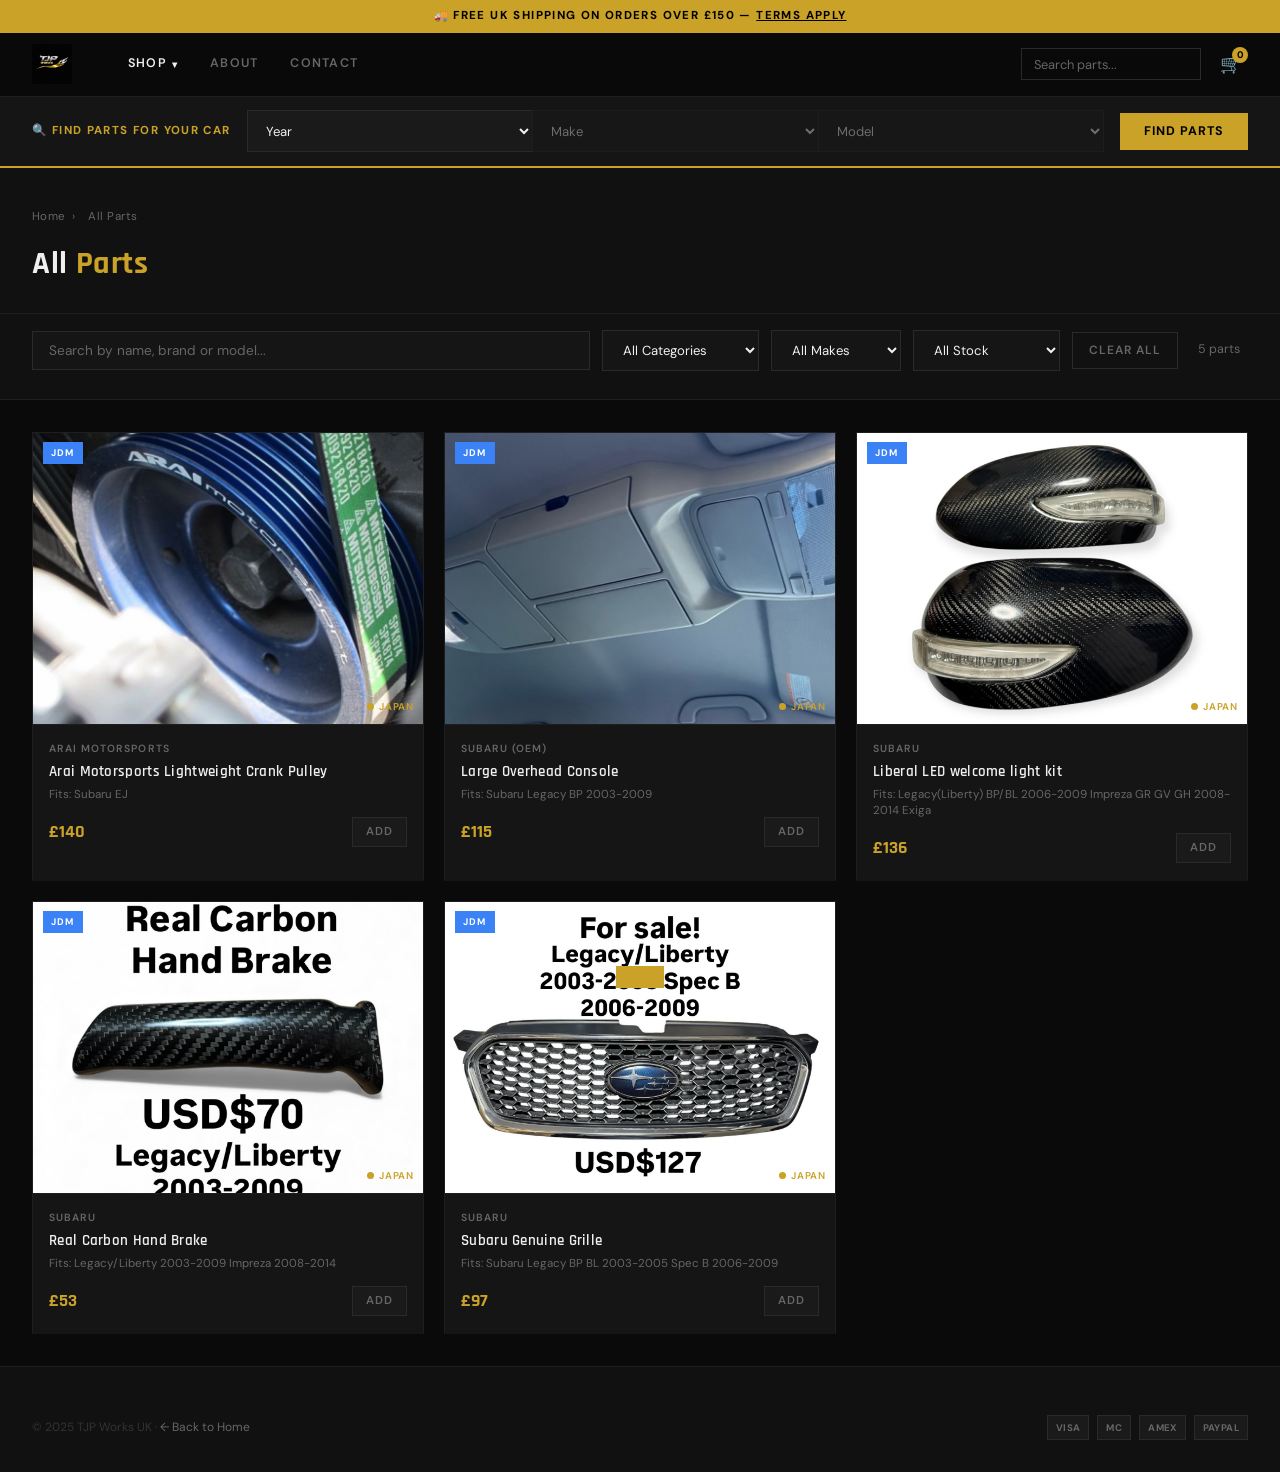
<file: shop.html>
<!DOCTYPE html>
<html lang="en">
<head>
<meta charset="UTF-8"/>
<meta name="viewport" content="width=device-width, initial-scale=1.0"/>
<title>Shop — TJP Works JDM Parts</title>
<link href="https://fonts.googleapis.com/css2?family=Rajdhani:wght@400;500;600;700&family=DM+Sans:ital,wght@0,300;0,400;0,500;1,300&display=swap" rel="stylesheet"/>
<style>
*,*::before,*::after{box-sizing:border-box;margin:0;padding:0}
:root{
  --bg:#0a0a0a;--surface:#111;--card:#151515;--card2:#1a1a1a;
  --border:#1e1e1e;--border2:#2a2a2a;
  --gold:#C9A227;--gold-light:#E8C558;--gold-dim:rgba(201,162,39,.15);
  --white:#F0F0F0;--mid:#666;
  --font-head:'Rajdhani',sans-serif;--font-body:'DM Sans',sans-serif;
  --nav-h:64px;
}
html{scroll-behavior:smooth}
body{background:var(--bg);color:var(--white);font-family:var(--font-body);font-size:15px;line-height:1.6;overflow-x:hidden}
img{display:block;max-width:100%}
a{color:inherit;text-decoration:none}
button{cursor:pointer;font-family:var(--font-body)}

.announce{background:var(--gold);color:#000;text-align:center;font-size:.72rem;font-weight:700;letter-spacing:.12em;text-transform:uppercase;padding:.45rem 1rem}
.announce a{text-decoration:underline;color:#000}

nav{position:sticky;top:0;z-index:200;background:rgba(10,10,10,.97);backdrop-filter:blur(16px);border-bottom:1px solid var(--border);height:var(--nav-h)}
.nav-inner{max-width:1400px;margin:0 auto;padding:0 2rem;height:100%;display:flex;align-items:center;gap:1.5rem}
.nav-logo img{height:40px;width:auto}
.nav-logo-text{font-family:var(--font-head);font-size:1.3rem;font-weight:700;letter-spacing:.05em;white-space:nowrap}
.nav-logo-text span{color:var(--gold)}
.nav-links{display:flex;align-items:center;gap:0;list-style:none;margin-left:1rem}
.nav-links>li{position:relative}
.nav-links>li>a{display:flex;align-items:center;gap:.3rem;font-size:.78rem;font-weight:600;letter-spacing:.1em;text-transform:uppercase;color:var(--mid);padding:0 1rem;height:var(--nav-h);transition:color .2s;white-space:nowrap}
.nav-links>li>a:hover,.nav-links>li.active>a{color:var(--white)}
.nav-links>li>a .chevron{font-size:.6rem;transition:transform .2s}
.nav-links>li:hover>a .chevron{transform:rotate(180deg)}
.dropdown{display:none;position:absolute;top:100%;left:0;background:var(--surface);border:1px solid var(--border2);border-top:2px solid var(--gold);min-width:200px;z-index:300;padding:.5rem 0}
.nav-links>li:hover .dropdown{display:block}
.dropdown a{display:block;padding:.6rem 1.25rem;font-size:.82rem;color:var(--mid);transition:color .15s,background .15s}
.dropdown a:hover{color:var(--white);background:var(--card2)}
.nav-right{margin-left:auto;display:flex;align-items:center;gap:.75rem}
.nav-search{background:none;border:1px solid var(--border2);color:var(--mid);padding:.4rem .75rem;font-size:.8rem;font-family:var(--font-body);outline:none;transition:border-color .2s;width:180px}
.nav-search:focus{border-color:var(--gold);color:var(--white)}
.nav-search::placeholder{color:var(--mid)}
.nav-icon-btn{background:none;border:none;color:var(--mid);font-size:1.1rem;padding:.4rem;transition:color .2s;position:relative}
.nav-icon-btn:hover{color:var(--gold)}
.cart-badge{position:absolute;top:0;right:0;background:var(--gold);color:#000;border-radius:50%;width:16px;height:16px;font-size:.6rem;font-weight:700;display:flex;align-items:center;justify-content:center}
.mobile-menu-btn{display:none;background:none;border:none;color:var(--white);font-size:1.3rem;padding:.4rem}

.vehicle-bar{background:var(--card);border-bottom:2px solid var(--gold);position:sticky;top:var(--nav-h);z-index:190}
.vehicle-bar-inner{max-width:1400px;margin:0 auto;padding:.85rem 2rem;display:flex;align-items:center;gap:1rem;flex-wrap:wrap}
.vehicle-bar-label{font-size:.72rem;font-weight:700;letter-spacing:.12em;text-transform:uppercase;color:var(--gold);white-space:nowrap;flex-shrink:0}
.vehicle-selects{display:flex;gap:0;flex:1;min-width:0}
.v-select{flex:1;background:var(--card2);border:1px solid var(--border2);border-right:none;padding:.65rem .9rem;font-family:var(--font-body);font-size:.82rem;color:var(--white);outline:none;min-width:0;cursor:pointer}
.v-select:last-child{border-right:1px solid var(--border2)}
.v-select:focus{border-color:var(--gold)}
.v-select:disabled{opacity:.4;cursor:not-allowed}
.v-select option{background:var(--card2)}
.v-find-btn{background:var(--gold);color:#000;border:none;padding:.65rem 1.5rem;font-size:.78rem;font-weight:700;letter-spacing:.08em;text-transform:uppercase;white-space:nowrap;flex-shrink:0}
.v-find-btn:hover{background:var(--gold-light)}
.v-clear-btn{background:none;border:1px solid var(--border2);color:var(--mid);padding:.65rem 1rem;font-size:.75rem;font-weight:600;letter-spacing:.06em;text-transform:uppercase;white-space:nowrap;flex-shrink:0;display:none}
.v-clear-btn:hover{border-color:var(--gold);color:var(--gold)}

/* SHOP HEADER */
.shop-header{background:var(--surface);border-bottom:1px solid var(--border);padding:2.5rem 0 0}
.shop-header-inner{max-width:1400px;margin:0 auto;padding:0 2rem}
.breadcrumb{font-size:.72rem;color:var(--mid);margin-bottom:.75rem;letter-spacing:.04em}
.breadcrumb a{color:var(--mid);transition:color .2s}
.breadcrumb a:hover{color:var(--gold)}
.breadcrumb span{margin:0 .4rem}
.shop-header h1{font-family:var(--font-head);font-size:2rem;font-weight:700;letter-spacing:.02em;margin-bottom:1.5rem}
.shop-header h1 span{color:var(--gold)}

/* FILTER BAR */
.filter-bar{background:var(--surface);border-bottom:1px solid var(--border);padding:1rem 0;position:sticky;top:calc(var(--nav-h) + 53px);z-index:150}
.filter-bar-inner{max-width:1400px;margin:0 auto;padding:0 2rem;display:flex;gap:.75rem;align-items:center;flex-wrap:wrap}
.filter-input{flex:1;min-width:200px;background:var(--card);border:1px solid var(--border2);padding:.6rem 1rem;font-family:var(--font-body);font-size:.85rem;color:var(--white);outline:none;transition:border-color .2s}
.filter-input:focus{border-color:var(--gold)}
.filter-input::placeholder{color:var(--mid)}
.filter-select{background:var(--card);border:1px solid var(--border2);padding:.6rem 1rem;font-family:var(--font-body);font-size:.82rem;color:var(--white);outline:none;min-width:130px;cursor:pointer}
.filter-select option{background:var(--card)}
.filter-clear{background:none;border:1px solid var(--border2);color:var(--mid);padding:.6rem 1rem;font-size:.75rem;font-weight:600;letter-spacing:.08em;text-transform:uppercase;transition:all .2s}
.filter-clear:hover{border-color:var(--gold);color:var(--gold)}
.filter-count{font-size:.78rem;color:var(--mid);white-space:nowrap;padding:.5rem}

/* ACTIVE FILTER TAGS */
.active-filters{max-width:1400px;margin:0 auto;padding:.75rem 2rem 0;display:flex;gap:.5rem;flex-wrap:wrap}
.filter-tag{display:flex;align-items:center;gap:.4rem;background:var(--gold-dim);border:1px solid var(--gold);color:var(--gold);font-size:.68rem;font-weight:700;letter-spacing:.06em;text-transform:uppercase;padding:.25rem .65rem;cursor:pointer;transition:background .2s}
.filter-tag:hover{background:rgba(201,162,39,.3)}
.filter-tag-x{font-size:.8rem}

/* PRODUCTS */
.products-wrap{max-width:1400px;margin:0 auto;padding:2rem}
.products-grid{display:grid;grid-template-columns:repeat(3,1fr);gap:1.25rem}
.product-card{background:var(--card);border:1px solid var(--border);cursor:pointer;transition:transform .2s,border-color .2s;position:relative;overflow:hidden;display:block;text-decoration:none;color:inherit;border-bottom:2px solid transparent}
.product-card:hover{transform:translateY(-3px);border-color:#333;border-bottom-color:var(--gold)}
.product-card-img{aspect-ratio:4/3;background:#0d0d0d;display:flex;align-items:center;justify-content:center;font-size:3rem;position:relative;overflow:hidden;border-bottom:1px solid var(--border)}
.product-card-img img{width:100%;height:100%;object-fit:cover;position:absolute;inset:0}
.placeholder-emoji{opacity:.3;font-size:4rem}
.product-badge{position:absolute;top:.6rem;left:.6rem;font-size:.6rem;font-weight:700;letter-spacing:.08em;text-transform:uppercase;padding:.2rem .55rem;z-index:2}
.badge-sale{background:var(--gold);color:#000}
.badge-jdm{background:#3b82f6;color:#fff}
.badge-new{background:#22c55e;color:#000}
.stock-dot{position:absolute;bottom:.6rem;right:.6rem;display:flex;align-items:center;gap:.35rem;font-size:.62rem;font-weight:600;letter-spacing:.06em;text-transform:uppercase;z-index:2}
.dot-uk::before{content:'';width:7px;height:7px;background:#22c55e;border-radius:50%;display:inline-block}
.dot-uk{color:#4ade80}
.dot-jp::before{content:'';width:7px;height:7px;background:var(--gold);border-radius:50%;display:inline-block}
.dot-jp{color:var(--gold)}
.product-card-body{padding:1rem}
.product-brand{font-size:.65rem;font-weight:600;letter-spacing:.1em;text-transform:uppercase;color:var(--mid);margin-bottom:.25rem}
.product-name{font-family:var(--font-head);font-size:.95rem;font-weight:600;line-height:1.3;margin-bottom:.35rem;letter-spacing:.02em}
.product-compat{font-size:.72rem;color:var(--mid);margin-bottom:.85rem;line-height:1.4}
.product-foot{display:flex;align-items:center;justify-content:space-between}
.product-price{font-family:var(--font-head);font-size:1.1rem;font-weight:700;color:var(--gold)}
.product-was{font-size:.75rem;color:var(--mid);text-decoration:line-through;font-family:var(--font-body);font-weight:400;margin-left:.3rem}
.add-btn{background:var(--card2);border:1px solid var(--border2);color:var(--mid);font-size:.72rem;font-weight:600;letter-spacing:.06em;text-transform:uppercase;padding:.4rem .85rem;transition:all .2s}
.add-btn:hover{background:var(--gold);border-color:var(--gold);color:#000}
.add-btn.added{background:#22c55e;border-color:#22c55e;color:#fff}
.loading-msg{text-align:center;color:var(--mid);padding:4rem;grid-column:1/-1;font-size:.88rem}
.no-results{text-align:center;color:var(--mid);padding:4rem;grid-column:1/-1}
.no-results h3{font-family:var(--font-head);font-size:1.2rem;font-weight:600;margin-bottom:.5rem;color:var(--white)}

footer{background:var(--surface);border-top:1px solid var(--border);padding:3rem 2rem 2rem}
.footer-bottom{max-width:1400px;margin:0 auto;display:flex;align-items:center;justify-content:space-between;flex-wrap:wrap;gap:1rem}
.footer-bottom-left{font-size:.75rem;color:#333}
.payment-icons{display:flex;gap:.5rem;align-items:center}
.pay-icon{background:var(--card2);border:1px solid var(--border2);padding:.25rem .5rem;font-size:.6rem;font-weight:700;letter-spacing:.04em;color:var(--mid)}

.overlay{position:fixed;inset:0;background:rgba(0,0,0,.7);z-index:400;opacity:0;pointer-events:none;transition:opacity .3s}
.overlay.open{opacity:1;pointer-events:all}
.cart-drawer{position:fixed;top:0;right:0;bottom:0;width:420px;background:var(--surface);border-left:1px solid var(--border);z-index:401;transform:translateX(100%);transition:transform .35s cubic-bezier(.4,0,.2,1);display:flex;flex-direction:column}
.cart-drawer.open{transform:translateX(0)}
.cart-head{padding:1.25rem 1.5rem;border-bottom:1px solid var(--border);display:flex;align-items:center;justify-content:space-between}
.cart-head h3{font-family:var(--font-head);font-size:1.1rem;font-weight:700;letter-spacing:.04em}
.cart-close{background:none;border:none;color:var(--mid);font-size:1.2rem;padding:.25rem;transition:color .2s}
.cart-close:hover{color:var(--white)}
.cart-body{flex:1;overflow-y:auto;padding:1.25rem 1.5rem;display:flex;flex-direction:column;gap:.75rem}
.cart-empty{text-align:center;color:var(--mid);font-size:.88rem;padding:3rem 0}
.cart-line{display:flex;gap:1rem;padding-bottom:.75rem;border-bottom:1px solid var(--border)}
.cart-line-img{width:64px;height:64px;background:var(--card);border:1px solid var(--border);display:flex;align-items:center;justify-content:center;font-size:1.5rem;flex-shrink:0;overflow:hidden}
.cart-line-img img{width:100%;height:100%;object-fit:cover}
.cart-line-info{flex:1;min-width:0}
.cart-line-name{font-family:var(--font-head);font-size:.88rem;font-weight:600;line-height:1.3;white-space:nowrap;overflow:hidden;text-overflow:ellipsis}
.cart-line-compat{font-size:.7rem;color:var(--mid);margin-top:.15rem}
.cart-line-price{font-size:.88rem;color:var(--gold);font-weight:600;margin-top:.3rem}
.cart-line-remove{font-size:.7rem;color:var(--mid);background:none;border:none;padding:0;margin-top:.3rem;transition:color .2s}
.cart-line-remove:hover{color:var(--white)}
.cart-foot{padding:1.5rem;border-top:1px solid var(--border)}
.cart-subtotal{display:flex;justify-content:space-between;align-items:center;margin-bottom:1rem}
.cart-subtotal span{font-family:var(--font-head);font-size:1rem;font-weight:600}
.cart-subtotal strong{color:var(--gold);font-size:1.1rem}
.checkout-btn{width:100%;background:var(--gold);color:#000;border:none;padding:1rem;font-size:.85rem;font-weight:700;letter-spacing:.08em;text-transform:uppercase;transition:background .2s}
.checkout-btn:hover{background:var(--gold-light)}
.cart-note{font-size:.72rem;color:var(--mid);text-align:center;margin-top:.75rem}
.toast{position:fixed;bottom:2rem;left:50%;transform:translateX(-50%) translateY(120px);background:var(--gold);color:#000;padding:.7rem 1.5rem;font-size:.8rem;font-weight:700;z-index:500;transition:transform .3s cubic-bezier(.4,0,.2,1);pointer-events:none;letter-spacing:.04em;text-transform:uppercase;white-space:nowrap}
.toast.show{transform:translateX(-50%) translateY(0)}
.mobile-nav{position:fixed;top:0;left:0;bottom:0;width:300px;background:var(--surface);border-right:1px solid var(--border);z-index:401;transform:translateX(-100%);transition:transform .35s cubic-bezier(.4,0,.2,1);padding:1.5rem;overflow-y:auto}
.mobile-nav.open{transform:translateX(0)}
.mobile-nav-close{background:none;border:none;color:var(--mid);font-size:1.2rem;float:right;margin-bottom:2rem}
.mobile-nav-links{list-style:none;display:flex;flex-direction:column;gap:0;clear:both}
.mobile-nav-links a{display:block;padding:.85rem 0;font-size:.9rem;font-weight:600;letter-spacing:.06em;text-transform:uppercase;color:var(--mid);border-bottom:1px solid var(--border);transition:color .2s}
.mobile-nav-links a:hover{color:var(--gold)}

@media(max-width:900px){.products-grid{grid-template-columns:repeat(2,1fr)}}
@media(max-width:768px){
  .nav-links,.nav-search{display:none}
  .mobile-menu-btn{display:block}
  .vehicle-bar-label{display:none}
  .cart-drawer,.mobile-nav{width:100%}
  .products-grid{grid-template-columns:1fr}
  .filter-input{min-width:100%}
}
</style>
</head>
<body>

<div class="announce">🚚 Free UK Shipping on orders over £150 — <a href="#">Terms apply</a></div>

<nav>
  <div class="nav-inner">
    <button class="mobile-menu-btn" onclick="toggleMobileNav()">☰</button>
    <a href="/" class="nav-logo" id="navLogo">
      <span class="nav-logo-text" id="navLogoText" style="display:none">TJP <span>Works</span></span>
    </a>
    <ul class="nav-links">
      <li class="active">
        <a href="shop.html">Shop <span class="chevron">▾</span></a>
        <div class="dropdown">
          <a href="shop.html?cat=engine">Engine & Internals</a>
          <a href="shop.html?cat=suspension">Suspension</a>
          <a href="shop.html?cat=exhaust">Exhaust & Intake</a>
          <a href="shop.html?cat=body">Body & Exterior</a>
          <a href="shop.html?cat=brakes">Brakes</a>
          <a href="shop.html?cat=servicing">Servicing</a>
        </div>
      </li>
      <li><a href="/#about">About</a></li>
      <li><a href="mailto:parts@tjpworks.co.uk">Contact</a></li>
    </ul>
    <div class="nav-right">
      <input class="nav-search" type="text" placeholder="Search parts..." id="navSearch" oninput="document.getElementById('shopSearch').value=this.value;applyFilters()"/>
      <button class="nav-icon-btn" onclick="openCart()" title="Cart">
        🛒
        <span class="cart-badge" id="cartBadge">0</span>
      </button>
    </div>
  </div>
</nav>

<!-- VEHICLE SELECTOR -->
<div class="vehicle-bar">
  <div class="vehicle-bar-inner">
    <span class="vehicle-bar-label">🔍 Find parts for your car</span>
    <div class="vehicle-selects">
      <select class="v-select" id="vYear" onchange="onYearChange()"><option value="">Year</option></select>
      <select class="v-select" id="vMake" onchange="onMakeChange()" disabled><option value="">Make</option></select>
      <select class="v-select" id="vModel" disabled><option value="">Model</option></select>
    </div>
    <button class="v-find-btn" onclick="applyVehicleFilter()">Find Parts</button>
    <button class="v-clear-btn" id="vClearBtn" onclick="clearVehicle()">✕ Clear</button>
  </div>
</div>

<!-- SHOP HEADER -->
<div class="shop-header">
  <div class="shop-header-inner">
    <div class="breadcrumb"><a href="/">Home</a><span>›</span><span id="breadcrumbCat">All Parts</span></div>
    <h1 id="shopTitle">All <span>Parts</span></h1>
  </div>
</div>

<!-- FILTER BAR -->
<div class="filter-bar">
  <div class="filter-bar-inner">
    <input class="filter-input" type="text" placeholder="Search by name, brand or model..." id="shopSearch" oninput="applyFilters()"/>
    <select class="filter-select" id="catFilter" onchange="applyFilters()">
      <option value="">All Categories</option>
      <option value="engine">Engine</option>
      <option value="suspension">Suspension</option>
      <option value="exhaust">Exhaust & Intake</option>
      <option value="body">Body & Exterior</option>
      <option value="brakes">Brakes</option>
      <option value="servicing">Servicing</option>
      <option value="cooling">Cooling</option>
      <option value="interior">Interior</option>
    </select>
    <select class="filter-select" id="makeFilter" onchange="applyFilters()">
      <option value="">All Makes</option>
      <option value="nissan">Nissan</option>
      <option value="toyota">Toyota</option>
      <option value="honda">Honda</option>
      <option value="subaru">Subaru</option>
      <option value="mitsubishi">Mitsubishi</option>
      <option value="mazda">Mazda</option>
    </select>
    <select class="filter-select" id="stockFilter" onchange="applyFilters()">
      <option value="">All Stock</option>
      <option value="uk">In Stock UK</option>
      <option value="jp">Japan Sourced</option>
    </select>
    <button class="filter-clear" onclick="clearAllFilters()">Clear All</button>
    <span class="filter-count" id="filterCount"></span>
  </div>
  <div class="active-filters" id="activeTags"></div>
</div>

<!-- PRODUCTS -->
<div class="products-wrap">
  <div class="products-grid" id="productsGrid">
    <p class="loading-msg">Loading parts...</p>
  </div>
</div>

<!-- FOOTER -->
<footer>
  <div class="footer-bottom">
    <div class="footer-bottom-left">© 2025 TJP Works UK · <a href="/" style="color:var(--mid)">← Back to Home</a></div>
    <div class="payment-icons">
      <span class="pay-icon">VISA</span><span class="pay-icon">MC</span><span class="pay-icon">AMEX</span><span class="pay-icon">PAYPAL</span>
    </div>
  </div>
</footer>

<div class="overlay" id="overlay" onclick="closeCart()"></div>
<div class="cart-drawer" id="cartDrawer">
  <div class="cart-head">
    <h3>Your Cart</h3>
    <button class="cart-close" onclick="closeCart()">✕</button>
  </div>
  <div class="cart-body" id="cartBody"><p class="cart-empty">Your cart is empty.</p></div>
  <div class="cart-foot">
    <div class="cart-subtotal"><span>Subtotal</span><strong id="cartTotal">£0.00</strong></div>
    <button class="checkout-btn" onclick="alert('Checkout coming soon!\n\nEmail: parts@tjpworks.co.uk')">Proceed to Checkout →</button>
    <p class="cart-note">Shipping calculated at checkout · UK VAT included</p>
  </div>
</div>

<div class="overlay" id="mobileOverlay" onclick="toggleMobileNav()"></div>
<div class="mobile-nav" id="mobileNav">
  <button class="mobile-nav-close" onclick="toggleMobileNav()">✕</button>
  <ul class="mobile-nav-links">
    <li><a href="shop.html?cat=engine">Engine & Internals</a></li>
    <li><a href="shop.html?cat=suspension">Suspension</a></li>
    <li><a href="shop.html?cat=exhaust">Exhaust & Intake</a></li>
    <li><a href="shop.html?cat=brakes">Brakes</a></li>
    <li><a href="shop.html?cat=body">Body & Exterior</a></li>
    <li><a href="shop.html?cat=servicing">Servicing</a></li>
    <li><a href="/">Home</a></li>
    <li><a href="mailto:parts@tjpworks.co.uk">Contact</a></li>
  </ul>
</div>
<div class="toast" id="toast"></div>

<script>
let cart = JSON.parse(sessionStorage.getItem('tjp_cart') || '[]');
let allProducts = [];
let activeVehicle = {year:null,make:null,model:null};
function saveCart(){ sessionStorage.setItem('tjp_cart', JSON.stringify(cart)); }

(function(){
  const img=new Image();
  img.onload=function(){const w=document.getElementById('navLogo');img.style.height='40px';img.style.width='auto';img.alt='TJP Works';w.innerHTML='';w.appendChild(img);};
  img.onerror=function(){document.getElementById('navLogoText').style.display='block';};
  img.src='/TJPWORKSLOGO.jpg';
})();

const PLACEHOLDER_PRODUCTS = [
  {id:'p1',title:'Turbine Housing SR20DET',brand:'OEM Nissan',price:189,original_price:240,compatibility:'Nissan S13 / S14 SR20DET',category:'engine',make:'nissan',models:['S13','S14'],years:[1989,1990,1991,1992,1993,1994,1995,1996,1997,1998],stock:'uk',badge:'JDM',emoji:'⚙️',featured:true,images:[]},
  {id:'p2',title:'Coilover Kit GR-S',brand:'Tein',price:699,original_price:null,compatibility:'Toyota Supra A80 / MK4',category:'suspension',make:'toyota',models:['Supra'],years:[1993,1994,1995,1996,1997,1998,1999,2000,2001,2002],stock:'jp',badge:null,emoji:'🔩',featured:true,images:[]},
  {id:'p3',title:'Cat-Back Exhaust System',brand:'HKS Hi-Power',price:449,original_price:520,compatibility:'Honda Civic Type R EK9',category:'exhaust',make:'honda',models:['Civic'],years:[1997,1998,1999,2000],stock:'uk',badge:'SALE',emoji:'💨',featured:true,images:[]},
  {id:'p4',title:'EJ20 Short Block Assembly',brand:'OEM Subaru',price:1250,original_price:null,compatibility:'Subaru Impreza WRX GC8',category:'engine',make:'subaru',models:['Impreza'],years:[1992,1993,1994,1995,1996,1997,1998,1999,2000],stock:'jp',badge:'JDM',emoji:'⚙️',featured:false,images:[]},
  {id:'p5',title:'Front Lip Splitter FRP',brand:'Varis',price:299,original_price:380,compatibility:'Mitsubishi Lancer Evo IX',category:'body',make:'mitsubishi',models:['Lancer Evo'],years:[2005,2006,2007],stock:'uk',badge:'SALE',emoji:'🚗',featured:true,images:[]},
  {id:'p6',title:'Air Intake System',brand:'Blitz SUS Power',price:179,original_price:null,compatibility:'Nissan Skyline R32/R33/R34',category:'exhaust',make:'nissan',models:['R32','R33','R34'],years:[1989,1990,1991,1992,1993,1994,1995,1996,1997,1998,1999,2000,2001,2002],stock:'uk',badge:null,emoji:'💨',featured:false,images:[]},
  {id:'p7',title:'LSD Helical Diff',brand:'Cusco Type RS',price:569,original_price:null,compatibility:'Toyota AE86 / Corolla',category:'engine',make:'toyota',models:['AE86'],years:[1983,1984,1985,1986,1987],stock:'jp',badge:'JDM',emoji:'⚙️',featured:true,images:[]},
  {id:'p8',title:'Adjustable Rear Camber Arms',brand:'Whiteline',price:129,original_price:159,compatibility:'Honda Integra DC2/DC5',category:'suspension',make:'honda',models:['Integra'],years:[1993,1994,1995,1996,1997,1998,1999,2000,2001,2002,2003,2004,2005,2006],stock:'uk',badge:'SALE',emoji:'🔩',featured:false,images:[]},
  {id:'p9',title:'Carbon Rear Wing GT',brand:'Voltex',price:799,original_price:null,compatibility:'Subaru Impreza STI GD',category:'body',make:'subaru',models:['Impreza'],years:[2000,2001,2002,2003,2004,2005,2006,2007],stock:'jp',badge:null,emoji:'🚗',featured:false,images:[]},
  {id:'p10',title:'Brake Pad Set — Front',brand:'Dixcel ES',price:89,original_price:99,compatibility:'Honda Civic FK8 / FL5',category:'brakes',make:'honda',models:['Civic'],years:[2017,2018,2019,2020,2021,2022,2023],stock:'uk',badge:'SALE',emoji:'🛑',featured:false,images:[]},
  {id:'p11',title:'Oil Filter — High Performance',brand:'HKS',price:28,original_price:null,compatibility:'Nissan SR20 / RB Series',category:'servicing',make:'nissan',models:['S13','S14','S15','R32','R33','R34'],years:[1989,1990,1991,1992,1993,1994,1995,1996,1997,1998,1999,2000,2001,2002],stock:'uk',badge:null,emoji:'🛢️',featured:false,images:[]},
  {id:'p12',title:'Radiator Aluminium 3-Core',brand:'Koyorad',price:349,original_price:null,compatibility:'Toyota Supra JZA80',category:'cooling',make:'toyota',models:['Supra'],years:[1993,1994,1995,1996,1997,1998,1999,2000,2001,2002],stock:'jp',badge:'JDM',emoji:'🌡️',featured:true,images:[]},
  {id:'p13',title:'Short Shift Kit',brand:'Cusco',price:199,original_price:240,compatibility:'Subaru Impreza / WRX',category:'interior',make:'subaru',models:['Impreza'],years:[1992,1993,1994,1995,1996,1997,1998,1999,2000,2001,2002,2003,2004,2005,2006,2007],stock:'uk',badge:'SALE',emoji:'🪑',featured:false,images:[]},
  {id:'p14',title:'Lowering Springs',brand:'Eibach',price:249,original_price:null,compatibility:'Honda Civic FK8',category:'suspension',make:'honda',models:['Civic'],years:[2017,2018,2019,2020,2021],stock:'uk',badge:null,emoji:'🔩',featured:false,images:[]},
  {id:'p15',title:'Spark Plugs Iridium (x4)',brand:'NGK',price:64,original_price:null,compatibility:'Honda B/K/F Series',category:'servicing',make:'honda',models:['Civic','Integra','S2000'],years:[1990,1991,1992,1993,1994,1995,1996,1997,1998,1999,2000,2001,2002,2003,2004,2005,2006,2007,2008,2009,2010],stock:'uk',badge:null,emoji:'🛢️',featured:false,images:[]},
];

async function loadProducts(){
  try{const res = await fetch('/products.json?v=' + Date.now());allProducts=await res.json();}
  catch{allProducts=PLACEHOLDER_PRODUCTS;}
  readURLParams();
  updateCartUI();
}

function readURLParams(){
  const p=new URLSearchParams(location.search);
  if(p.get('cat')) document.getElementById('catFilter').value=p.get('cat');
if(p.get('category')) document.getElementById('catFilter').value=p.get('category');
  if(p.get('make')) document.getElementById('makeFilter').value=p.get('make');
  if(p.get('q')) document.getElementById('shopSearch').value=p.get('q');
  if(p.get('year')||p.get('make')||p.get('model')){
    activeVehicle={year:parseInt(p.get('year'))||null,make:p.get('make')||null,model:p.get('model')||null};
    if(p.get('make')) document.getElementById('vClearBtn').style.display='block';
  }
  applyFilters();
}

function productCardHTML(p){
  const imgHTML=p.image?`<img src="${p.image}" alt="${p.title}"/>`:`<span class="placeholder-emoji">${p.emoji}</span>`;
  const badgeHTML=p.badge?`<span class="product-badge badge-${p.badge.toLowerCase()==='sale'?'sale':p.badge.toLowerCase()==='jdm'?'jdm':'new'}">${p.badge}</span>`:'';
  const stockHTML=p.stock==='uk'?'<span class="stock-dot dot-uk">UK Stock</span>':'<span class="stock-dot dot-jp">Japan</span>';
  const wasHTML=p.original_price?`<span class="product-was">£${Number(p.original_price).toLocaleString()}</span>`:'';
  return `<a class="product-card" href="product.html?id=${p.id}">
    <div class="product-card-img">${badgeHTML}${imgHTML}${stockHTML}</div>
    <div class="product-card-body">
      <div class="product-brand">${p.brand}</div>
      <div class="product-name">${p.title}</div>
      <div class="product-compat">Fits: ${p.compatibility}</div>
      <div class="product-foot">
        <div class="product-price">£${Number(p.price).toLocaleString()}${wasHTML}</div>
        <button class="add-btn" id="btn-${p.id}" onclick="event.preventDefault();addToCart('${p.id}')">Add</button>
      </div>
    </div>
  </a>`;
}

function applyFilters(){
  const search=document.getElementById('shopSearch').value.toLowerCase();
  const cat=document.getElementById('catFilter').value;
  const make=document.getElementById('makeFilter').value;
  const stock=document.getElementById('stockFilter').value;
  const list=allProducts.filter(p=>{
    const mCat=cat?p.category===cat:true;
    const mMake=make?p.make===make:true;
    const mStock=stock?p.stock===stock:true;
    const mSearch=search?[p.title,p.brand,p.compatibility].some(s=>s.toLowerCase().includes(search)):true;
    const mVehicle=activeVehicle.make||activeVehicle.year||activeVehicle.model?
      (activeVehicle.make?p.make===activeVehicle.make:true)&&
      (activeVehicle.year?Array.isArray(p.years)&&p.years.includes(activeVehicle.year):true)&&
      (activeVehicle.model?Array.isArray(p.models)&&p.models.some(m=>m.toLowerCase()===activeVehicle.model.toLowerCase()):true)
      :true;
    return mCat&&mMake&&mStock&&mSearch&&mVehicle;
  });
  const grid=document.getElementById('productsGrid');
  document.getElementById('filterCount').textContent=list.length+' part'+(list.length!==1?'s':'');
  if(!list.length){
    grid.innerHTML=`<div class="no-results"><h3>No parts found</h3><p>Try adjusting your filters or <a href="shop.html" style="color:var(--gold)">clear all filters</a>.</p></div>`;
  } else {
    grid.innerHTML=list.map(productCardHTML).join('');
  }
  updateActiveTags(cat,make,stock);
  updatePageTitle(cat);
}

function updatePageTitle(cat){
  const labels={engine:'Engine & Internals',suspension:'Suspension',exhaust:'Exhaust & Intake',body:'Body & Exterior',brakes:'Brakes',servicing:'Servicing',cooling:'Cooling',interior:'Interior'};
  const title=document.getElementById('shopTitle');
  const bc=document.getElementById('breadcrumbCat');
  if(cat&&labels[cat]){
    title.innerHTML=`${labels[cat].split(' ')[0]} <span>${labels[cat].split(' ').slice(1).join(' ')||'Parts'}</span>`;
    bc.textContent=labels[cat];
  } else {
    title.innerHTML='All <span>Parts</span>';
    bc.textContent='All Parts';
  }
}

function updateActiveTags(cat,make,stock){
  const tags=[];
  if(cat) tags.push({label:cat,type:'cat'});
  if(make) tags.push({label:make,type:'make'});
  if(stock) tags.push({label:stock==='uk'?'UK Stock':'Japan Sourced',type:'stock'});
  if(activeVehicle.year) tags.push({label:activeVehicle.year,type:'v_year'});
  if(activeVehicle.make) tags.push({label:activeVehicle.make,type:'v_make'});
  if(activeVehicle.model) tags.push({label:activeVehicle.model,type:'v_model'});
  const el=document.getElementById('activeTags');
  el.innerHTML=tags.map(t=>`<span class="filter-tag" onclick="removeTag('${t.type}')">${t.label} <span class="filter-tag-x">✕</span></span>`).join('');
}

function removeTag(type){
  if(type==='cat') document.getElementById('catFilter').value='';
  if(type==='make') document.getElementById('makeFilter').value='';
  if(type==='stock') document.getElementById('stockFilter').value='';
  if(type==='v_year'||type==='v_make'||type==='v_model') clearVehicle();
  applyFilters();
}

function clearAllFilters(){
  document.getElementById('shopSearch').value='';
  document.getElementById('catFilter').value='';
  document.getElementById('makeFilter').value='';
  document.getElementById('stockFilter').value='';
  clearVehicle();
  applyFilters();
}

// Vehicle selector
const VEHICLE_DATA={
  nissan:{label:'Nissan',models:['180SX','200SX','240SX','300ZX','350Z','370Z','GTR','R32','R33','R34','S13','S14','S15','Silvia','Skyline']},
  toyota:{label:'Toyota',models:['AE86','Aristo','Celica','Chaser','Corolla','Crown','GR86','JZX100','MR2','Soarer','Supra','Verossa']},
  honda:{label:'Honda',models:['Accord','Beat','Civic','CR-X','DC2 Integra','DC5 Integra','EK9','EP3','FK2','FK8','FL5','NSX','Prelude','S2000']},
  subaru:{label:'Subaru',models:['BRZ','Forester','Impreza','Legacy','Outback','WRX STI']},
  mitsubishi:{label:'Mitsubishi',models:['3000GT','Eclipse','Evo I','Evo II','Evo III','Evo IV','Evo V','Evo VI','Evo VII','Evo VIII','Evo IX','Evo X','FTO','GTO','Lancer Evo']},
  mazda:{label:'Mazda',models:['Cosmo','MX-5','RX-7','RX-8']}
};
(function(){const s=document.getElementById('vYear');for(let y=2024;y>=1980;y--){const o=document.createElement('option');o.value=y;o.textContent=y;s.appendChild(o);}})();
function onYearChange(){
  const year=parseInt(document.getElementById('vYear').value);
  const ms=document.getElementById('vMake'),modS=document.getElementById('vModel');
  ms.innerHTML='<option value="">Make</option>';modS.innerHTML='<option value="">Model</option>';modS.disabled=true;
  if(!year){ms.disabled=true;return;}
  const avail=Object.entries(VEHICLE_DATA).filter(([k])=>allProducts.some(p=>p.make===k&&Array.isArray(p.years)&&p.years.includes(year)));
  const show=avail.length?avail:Object.entries(VEHICLE_DATA);
  show.forEach(([k,v])=>{const o=document.createElement('option');o.value=k;o.textContent=v.label;ms.appendChild(o);});
  ms.disabled=false;
}
function onMakeChange(){
  const year=parseInt(document.getElementById('vYear').value);
  const make=document.getElementById('vMake').value;
  const modS=document.getElementById('vModel');
  modS.innerHTML='<option value="">Model</option>';
  if(!make){modS.disabled=true;return;}
  const md=VEHICLE_DATA[make];if(!md){modS.disabled=true;return;}
  const avail=md.models.filter(m=>allProducts.some(p=>p.make===make&&Array.isArray(p.models)&&p.models.some(pm=>pm.toLowerCase()===m.toLowerCase())&&(!year||Array.isArray(p.years)&&p.years.includes(year))));
  const show=avail.length?avail:md.models;
  show.forEach(m=>{const o=document.createElement('option');o.value=m;o.textContent=m;modS.appendChild(o);});
  modS.disabled=false;
}
function applyVehicleFilter(){
  const year=parseInt(document.getElementById('vYear').value);
  const make=document.getElementById('vMake').value;
  const model=document.getElementById('vModel').value;
  if(!year&&!make&&!model){showToast('Please select a year or make');return;}
  activeVehicle={year:year||null,make:make||null,model:model||null};
  if(make) document.getElementById('makeFilter').value=make;
  document.getElementById('vClearBtn').style.display='block';
  applyFilters();
}
function clearVehicle(){
  activeVehicle={year:null,make:null,model:null};
  document.getElementById('vYear').value='';
  document.getElementById('vMake').innerHTML='<option value="">Make</option>';
  document.getElementById('vMake').disabled=true;
  document.getElementById('vModel').innerHTML='<option value="">Model</option>';
  document.getElementById('vModel').disabled=true;
  document.getElementById('vClearBtn').style.display='none';
  applyFilters();
}

// Cart
function addToCart(id){
  const p=allProducts.find(p=>p.id===id);if(!p)return;
  const ex=cart.find(c=>c.id===id);
  if(ex){ex.qty++;}else{cart.push({...p,qty:1});}
  saveCart();updateCartUI();showToast(p.title+' added');
  const btn=document.getElementById('btn-'+id);
  if(btn){btn.textContent='✓ Added';btn.classList.add('added');setTimeout(()=>{btn.textContent='Add';btn.classList.remove('added');},1500);}
}
function removeFromCart(id){cart=cart.filter(c=>c.id!==id);saveCart();updateCartUI();}
function updateCartUI(){
  const count=cart.reduce((s,c)=>s+c.qty,0);
  const total=cart.reduce((s,c)=>s+c.price*c.qty,0);
  document.getElementById('cartBadge').textContent=count;
  document.getElementById('cartTotal').textContent='£'+total.toLocaleString();
  const body=document.getElementById('cartBody');
  if(!cart.length){body.innerHTML='<p class="cart-empty">Your cart is empty.</p>';return;}
  body.innerHTML=cart.map(c=>{
const img=c.image?`<img src="${c.image}" alt="${c.title}"/>`:`${c.emoji}`;
    return `<div class="cart-line"><div class="cart-line-img">${img}</div><div class="cart-line-info"><div class="cart-line-name">${c.title}</div><div class="cart-line-compat">${c.compatibility}</div><div class="cart-line-price">£${c.price} × ${c.qty}</div><button class="cart-line-remove" onclick="removeFromCart('${c.id}')">Remove</button></div></div>`;
  }).join('');
}
function openCart(){document.getElementById('cartDrawer').classList.add('open');document.getElementById('overlay').classList.add('open');}
function closeCart(){document.getElementById('cartDrawer').classList.remove('open');document.getElementById('overlay').classList.remove('open');}
function toggleMobileNav(){document.getElementById('mobileNav').classList.toggle('open');document.getElementById('mobileOverlay').classList.toggle('open');}
function showToast(msg){const t=document.getElementById('toast');t.textContent=msg;t.classList.add('show');setTimeout(()=>t.classList.remove('show'),2500);}

loadProducts();
</script>
</body>
</html>
</file>
<file: shared.css>
/* ── Reset & Variables ───────────────────────────────────────── */
*,*::before,*::after{box-sizing:border-box;margin:0;padding:0}
:root{
  --bg:#0a0a0a;--surface:#111;--card:#151515;--card2:#1a1a1a;
  --border:#1e1e1e;--border2:#2a2a2a;
  --gold:#C9A227;--gold-light:#E8C558;--gold-dim:rgba(201,162,39,.12);
  --white:#F0F0F0;--mid:#666;--dim:#333;
  --font-head:'Rajdhani',sans-serif;--font-body:'DM Sans',sans-serif;
  --nav-h:64px;--vehicle-h:52px;
}
html{scroll-behavior:smooth}
body{background:var(--bg);color:var(--white);font-family:var(--font-body);font-size:15px;line-height:1.6;overflow-x:hidden}
img{display:block;max-width:100%}
a{color:inherit;text-decoration:none}
button{cursor:pointer;font-family:var(--font-body)}

/* ── Announcement ────────────────────────────────────────────── */
.announce{background:var(--gold);color:#000;text-align:center;font-size:.72rem;font-weight:700;letter-spacing:.12em;text-transform:uppercase;padding:.45rem 1rem}
.announce a{text-decoration:underline;color:#000}

/* ── Nav ─────────────────────────────────────────────────────── */
nav{position:sticky;top:0;z-index:200;background:rgba(10,10,10,.97);backdrop-filter:blur(16px);border-bottom:1px solid var(--border);height:var(--nav-h)}
.nav-inner{max-width:1400px;margin:0 auto;padding:0 2rem;height:100%;display:flex;align-items:center;gap:1.5rem}
.nav-logo img{height:40px;width:auto}
.nav-logo-text{font-family:var(--font-head);font-size:1.3rem;font-weight:700;letter-spacing:.05em;white-space:nowrap}
.nav-logo-text span{color:var(--gold)}
.nav-links{display:flex;align-items:center;gap:0;list-style:none;margin-left:1rem}
.nav-links>li{position:relative}
.nav-links>li>a{display:flex;align-items:center;gap:.3rem;font-size:.78rem;font-weight:600;letter-spacing:.1em;text-transform:uppercase;color:var(--mid);padding:0 1rem;height:var(--nav-h);transition:color .2s;white-space:nowrap}
.nav-links>li>a:hover,.nav-links>li>a.active{color:var(--white)}
.nav-links>li>a.active{border-bottom:2px solid var(--gold)}
.nav-right{margin-left:auto;display:flex;align-items:center;gap:.75rem}
.nav-search{background:none;border:1px solid var(--border2);color:var(--mid);padding:.4rem .75rem;font-size:.8rem;font-family:var(--font-body);outline:none;transition:border-color .2s;width:180px}
.nav-search:focus{border-color:var(--gold);color:var(--white)}
.nav-search::placeholder{color:var(--mid)}
.nav-icon-btn{background:none;border:none;color:var(--mid);font-size:1.1rem;padding:.4rem;transition:color .2s;position:relative}
.nav-icon-btn:hover{color:var(--gold)}
.cart-badge{position:absolute;top:0;right:0;background:var(--gold);color:#000;border-radius:50%;width:16px;height:16px;font-size:.6rem;font-weight:700;display:flex;align-items:center;justify-content:center}
.mobile-menu-btn{display:none;background:none;border:none;color:var(--white);font-size:1.3rem;padding:.4rem}

/* ── Vehicle Bar ─────────────────────────────────────────────── */
.vehicle-bar{background:var(--card);border-bottom:2px solid var(--gold);position:sticky;top:var(--nav-h);z-index:190}
.vehicle-bar-inner{max-width:1400px;margin:0 auto;padding:.75rem 2rem;display:flex;align-items:center;gap:1rem;flex-wrap:wrap}
.vehicle-bar-label{font-size:.72rem;font-weight:700;letter-spacing:.12em;text-transform:uppercase;color:var(--gold);white-space:nowrap;flex-shrink:0}
.vehicle-selects{display:flex;gap:0;flex:1;min-width:0}
.v-select{flex:1;background:var(--card2);border:1px solid var(--border2);border-right:none;padding:.55rem .9rem;font-family:var(--font-body);font-size:.82rem;color:var(--white);outline:none;transition:border-color .2s;min-width:0;cursor:pointer}
.v-select:last-child{border-right:1px solid var(--border2)}
.v-select:focus{border-color:var(--gold)}
.v-select:disabled{opacity:.4;cursor:not-allowed}
.v-select option{background:var(--card2);color:var(--white)}
.v-find-btn{background:var(--gold);color:#000;border:none;padding:.55rem 1.5rem;font-size:.78rem;font-weight:700;letter-spacing:.08em;text-transform:uppercase;white-space:nowrap;transition:background .2s;flex-shrink:0}
.v-find-btn:hover{background:var(--gold-light)}
.v-clear-btn{background:none;border:1px solid var(--border2);color:var(--mid);padding:.55rem 1rem;font-size:.75rem;font-weight:600;letter-spacing:.06em;text-transform:uppercase;white-space:nowrap;transition:all .2s;flex-shrink:0}
.v-clear-btn:hover{border-color:var(--gold);color:var(--gold)}

/* ── Ticker ──────────────────────────────────────────────────── */
.ticker-wrap{overflow:hidden;background:var(--card);border-bottom:1px solid var(--border);padding:.5rem 0}
.ticker{display:flex;white-space:nowrap;animation:ticker 35s linear infinite}
.ticker-inner{display:flex;align-items:center;gap:1.5rem;padding:0 1.5rem;font-size:.72rem;font-weight:500;letter-spacing:.1em;text-transform:uppercase;color:var(--mid);flex-shrink:0}
.ticker-inner .dot{color:var(--gold);font-size:.5rem}
@keyframes ticker{from{transform:translateX(0)}to{transform:translateX(-50%)}}

/* ── Buttons ─────────────────────────────────────────────────── */
.btn-primary{background:var(--gold);color:#000;border:none;padding:.9rem 2.25rem;font-size:.85rem;font-weight:700;letter-spacing:.06em;text-transform:uppercase;transition:background .2s,transform .15s;cursor:pointer}
.btn-primary:hover{background:var(--gold-light);transform:translateY(-2px)}
.btn-ghost{background:transparent;color:var(--white);border:1px solid var(--border2);padding:.9rem 2.25rem;font-size:.85rem;font-weight:500;letter-spacing:.06em;text-transform:uppercase;transition:all .2s;cursor:pointer}
.btn-ghost:hover{border-color:var(--gold);color:var(--gold)}
.btn-sm{padding:.6rem 1.25rem;font-size:.78rem}

/* ── Section ─────────────────────────────────────────────────── */
.section-wrap{max-width:1400px;margin:0 auto;padding:5rem 2rem}
.section-hd{display:flex;align-items:flex-end;justify-content:space-between;margin-bottom:2rem;padding-bottom:1rem;border-bottom:1px solid var(--border)}
.section-hd h2{font-family:var(--font-head);font-size:2rem;font-weight:700;letter-spacing:.02em}
.section-hd h2 span{color:var(--gold)}
.view-all{font-size:.75rem;font-weight:600;letter-spacing:.1em;text-transform:uppercase;color:var(--mid);transition:color .2s;white-space:nowrap}
.view-all:hover{color:var(--gold)}

/* ── Trust Bar ───────────────────────────────────────────────── */
.trust-bar{background:var(--surface);border-bottom:1px solid var(--border)}
.trust-bar-inner{max-width:1400px;margin:0 auto;padding:0 2rem;display:grid;grid-template-columns:repeat(4,1fr)}
.trust-item{display:flex;align-items:center;gap:1rem;padding:1.5rem 1.25rem;border-right:1px solid var(--border)}
.trust-item:last-child{border-right:none}
.trust-icon-wrap{width:40px;height:40px;background:var(--gold-dim);display:flex;align-items:center;justify-content:center;font-size:1.1rem;flex-shrink:0}
.trust-label{font-family:var(--font-head);font-size:.9rem;font-weight:700;letter-spacing:.03em;line-height:1.2}
.trust-sub{font-size:.75rem;color:var(--mid);margin-top:.1rem}

/* ── Product Card ────────────────────────────────────────────── */
.product-card{background:var(--card);position:relative;transition:border-color .2s,transform .2s;border-bottom:2px solid transparent;cursor:pointer}
.product-card:hover{border-bottom-color:var(--gold);transform:translateY(-3px)}
.product-card-img{aspect-ratio:1;background:#0d0d0d;display:flex;align-items:center;justify-content:center;font-size:3rem;position:relative;overflow:hidden;border-bottom:1px solid var(--border)}
.product-card-img img{width:100%;height:100%;object-fit:cover;position:absolute;inset:0;transition:transform .3s}
.product-card:hover .product-card-img img{transform:scale(1.04)}
.product-card-img .placeholder-emoji{opacity:.25;font-size:4rem}
.product-badge{position:absolute;top:.6rem;left:.6rem;font-size:.6rem;font-weight:700;letter-spacing:.08em;text-transform:uppercase;padding:.2rem .55rem;z-index:1}
.badge-sale{background:var(--gold);color:#000}
.badge-jdm{background:#3b82f6;color:#fff}
.badge-new{background:#22c55e;color:#000}
.stock-dot{position:absolute;bottom:.6rem;right:.6rem;display:flex;align-items:center;gap:.35rem;font-size:.62rem;font-weight:600;letter-spacing:.06em;text-transform:uppercase;z-index:1}
.dot-uk::before{content:'';width:7px;height:7px;background:#22c55e;border-radius:50%;display:inline-block}
.dot-uk{color:#4ade80}
.dot-jp::before{content:'';width:7px;height:7px;background:var(--gold);border-radius:50%;display:inline-block}
.dot-jp{color:var(--gold)}
.product-card-body{padding:1rem}
.product-brand{font-size:.65rem;font-weight:600;letter-spacing:.1em;text-transform:uppercase;color:var(--mid);margin-bottom:.25rem}
.product-name{font-family:var(--font-head);font-size:.95rem;font-weight:600;line-height:1.3;margin-bottom:.35rem;letter-spacing:.02em}
.product-compat{font-size:.72rem;color:var(--mid);margin-bottom:.85rem;line-height:1.4}
.product-foot{display:flex;align-items:center;justify-content:space-between}
.product-price{font-family:var(--font-head);font-size:1.1rem;font-weight:700;color:var(--gold)}
.product-was{font-size:.75rem;color:var(--mid);text-decoration:line-through;font-family:var(--font-body);font-weight:400;margin-left:.3rem}
.add-btn{background:var(--card2);border:1px solid var(--border2);color:var(--mid);font-size:.72rem;font-weight:600;letter-spacing:.06em;text-transform:uppercase;padding:.4rem .85rem;transition:all .2s}
.add-btn:hover{background:var(--gold);border-color:var(--gold);color:#000}
.add-btn.added{background:#22c55e;border-color:#22c55e;color:#fff}

/* ── Category Tiles ──────────────────────────────────────────── */
.cat-tiles{display:grid;grid-template-columns:repeat(4,1fr);gap:2px;background:var(--border)}
.cat-tile{position:relative;overflow:hidden;aspect-ratio:3/2;cursor:pointer;background:var(--card2)}
.cat-tile-bg{position:absolute;inset:0;background:linear-gradient(135deg,#1a1a1a,#0d0d0d);transition:transform .4s ease}
.cat-tile:hover .cat-tile-bg{transform:scale(1.05)}
.cat-tile-emoji{position:absolute;top:50%;left:50%;transform:translate(-50%,-60%);font-size:2.5rem;opacity:.2}
.cat-tile-overlay{position:absolute;inset:0;background:linear-gradient(180deg,transparent 40%,rgba(0,0,0,.85) 100%)}
.cat-tile-content{position:absolute;bottom:0;left:0;right:0;padding:1.25rem}
.cat-tile-name{font-family:var(--font-head);font-size:1.1rem;font-weight:700;letter-spacing:.03em;transition:color .2s}
.cat-tile:hover .cat-tile-name{color:var(--gold)}
.cat-tile-count{font-size:.72rem;color:var(--mid);margin-top:.2rem}
.cat-tile-arrow{position:absolute;top:1rem;right:1rem;font-size:.8rem;color:var(--gold);opacity:0;transform:translateX(-6px);transition:all .2s}
.cat-tile:hover .cat-tile-arrow{opacity:1;transform:translateX(0)}

/* ── Editorial Banner ────────────────────────────────────────── */
.editorial{position:relative;overflow:hidden;background:#050505;min-height:380px;display:flex;align-items:center}
.editorial-bg{position:absolute;inset:0;background:linear-gradient(135deg,#0a0a0a 0%,#111 100%)}
.editorial-bg::after{content:'';position:absolute;inset:0;background:linear-gradient(90deg,rgba(0,0,0,.8) 0%,rgba(0,0,0,.2) 100%)}
.editorial-grid{position:absolute;inset:0;background-image:linear-gradient(rgba(201,162,39,.03) 1px,transparent 1px),linear-gradient(90deg,rgba(201,162,39,.03) 1px,transparent 1px);background-size:60px 60px}
.editorial-glow{position:absolute;right:-10%;top:50%;transform:translateY(-50%);width:70%;height:120%;background:radial-gradient(ellipse,rgba(201,162,39,.07) 0%,transparent 65%)}
.editorial-content{position:relative;z-index:2;max-width:1400px;margin:0 auto;padding:4rem 2rem;width:100%}
.editorial-tag{font-size:.7rem;font-weight:600;letter-spacing:.18em;text-transform:uppercase;color:var(--gold);margin-bottom:.75rem}
.editorial h2{font-family:var(--font-head);font-size:clamp(1.8rem,3.5vw,2.8rem);font-weight:700;line-height:1.1;margin-bottom:1rem;max-width:600px}
.editorial p{font-size:.9rem;color:#666;max-width:420px;margin-bottom:2rem;line-height:1.75;font-weight:300}

/* ── Reviews ─────────────────────────────────────────────────── */
.reviews-grid{display:grid;grid-template-columns:repeat(3,1fr);gap:1px;background:var(--border)}
.review-card{background:var(--card);padding:1.75rem}
.review-stars{color:var(--gold);font-size:.8rem;margin-bottom:.75rem}
.review-text{font-size:.85rem;color:#888;line-height:1.7;margin-bottom:1rem;font-style:italic;font-weight:300}
.review-author{font-family:var(--font-head);font-size:.85rem;font-weight:600}
.review-product{font-size:.72rem;color:var(--mid);margin-top:.2rem}

/* ── Newsletter ──────────────────────────────────────────────── */
.newsletter{background:var(--surface);border-top:1px solid var(--border);border-bottom:1px solid var(--border);padding:4rem 2rem;text-align:center}
.newsletter h2{font-family:var(--font-head);font-size:2rem;font-weight:700;margin-bottom:.5rem}
.newsletter p{color:var(--mid);font-size:.88rem;margin-bottom:1.75rem;font-weight:300}
.newsletter-form{display:flex;gap:0;max-width:460px;margin:0 auto}
.newsletter-input{flex:1;background:var(--card);border:1px solid var(--border2);border-right:none;padding:.8rem 1.25rem;font-family:var(--font-body);font-size:.85rem;color:var(--white);outline:none}
.newsletter-input::placeholder{color:var(--mid)}
.newsletter-btn{background:var(--gold);color:#000;border:none;padding:.8rem 1.5rem;font-size:.8rem;font-weight:700;letter-spacing:.08em;text-transform:uppercase;transition:background .2s}
.newsletter-btn:hover{background:var(--gold-light)}

/* ── Footer ──────────────────────────────────────────────────── */
footer{background:var(--surface);border-top:1px solid var(--border);padding:4rem 2rem 2rem}
.footer-inner{max-width:1400px;margin:0 auto;display:grid;grid-template-columns:2.5fr 1fr 1fr 1fr;gap:3rem;margin-bottom:3rem}
.footer-brand img{height:36px;margin-bottom:1rem}
.footer-brand-text{font-family:var(--font-head);font-size:1.15rem;font-weight:700;margin-bottom:1rem}
.footer-brand-text span{color:var(--gold)}
.footer-desc{font-size:.82rem;color:#444;line-height:1.75;margin-bottom:1.5rem}
.footer-socials{display:flex;gap:.75rem}
.social-btn{width:34px;height:34px;background:var(--card2);border:1px solid var(--border2);display:flex;align-items:center;justify-content:center;font-size:.85rem;color:var(--mid);transition:all .2s}
.social-btn:hover{background:var(--gold);border-color:var(--gold);color:#000}
.footer-col h4{font-family:var(--font-head);font-size:.78rem;font-weight:700;letter-spacing:.14em;text-transform:uppercase;color:var(--mid);margin-bottom:1.1rem}
.footer-col ul{list-style:none;display:flex;flex-direction:column;gap:.6rem}
.footer-col a{font-size:.82rem;color:#444;transition:color .2s}
.footer-col a:hover{color:var(--gold)}
.footer-bottom{max-width:1400px;margin:0 auto;padding-top:2rem;border-top:1px solid var(--border);display:flex;align-items:center;justify-content:space-between;flex-wrap:wrap;gap:1rem}
.footer-bottom-left{font-size:.75rem;color:#333}
.payment-icons{display:flex;gap:.5rem}
.pay-icon{background:var(--card2);border:1px solid var(--border2);padding:.25rem .5rem;font-size:.6rem;font-weight:700;color:var(--mid)}

/* ── Cart Drawer ─────────────────────────────────────────────── */
.overlay{position:fixed;inset:0;background:rgba(0,0,0,.7);z-index:400;opacity:0;pointer-events:none;transition:opacity .3s}
.overlay.open{opacity:1;pointer-events:all}
.cart-drawer{position:fixed;top:0;right:0;bottom:0;width:420px;background:var(--surface);border-left:1px solid var(--border);z-index:401;transform:translateX(100%);transition:transform .35s cubic-bezier(.4,0,.2,1);display:flex;flex-direction:column}
.cart-drawer.open{transform:translateX(0)}
.cart-head{padding:1.25rem 1.5rem;border-bottom:1px solid var(--border);display:flex;align-items:center;justify-content:space-between}
.cart-head h3{font-family:var(--font-head);font-size:1.1rem;font-weight:700;letter-spacing:.04em}
.cart-close{background:none;border:none;color:var(--mid);font-size:1.2rem;padding:.25rem;transition:color .2s}
.cart-close:hover{color:var(--white)}
.cart-body{flex:1;overflow-y:auto;padding:1.25rem 1.5rem;display:flex;flex-direction:column;gap:.75rem}
.cart-empty{text-align:center;color:var(--mid);font-size:.88rem;padding:3rem 0}
.cart-line{display:flex;gap:1rem;padding-bottom:.75rem;border-bottom:1px solid var(--border)}
.cart-line-img{width:64px;height:64px;background:var(--card);border:1px solid var(--border);display:flex;align-items:center;justify-content:center;font-size:1.5rem;flex-shrink:0;overflow:hidden}
.cart-line-info{flex:1;min-width:0}
.cart-line-name{font-family:var(--font-head);font-size:.88rem;font-weight:600;line-height:1.3}
.cart-line-compat{font-size:.7rem;color:var(--mid);margin-top:.15rem}
.cart-line-price{font-size:.88rem;color:var(--gold);font-weight:600;margin-top:.3rem}
.cart-line-remove{font-size:.7rem;color:var(--mid);background:none;border:none;padding:0;margin-top:.3rem;transition:color .2s}
.cart-line-remove:hover{color:var(--white)}
.cart-foot{padding:1.5rem;border-top:1px solid var(--border)}
.cart-subtotal{display:flex;justify-content:space-between;align-items:center;margin-bottom:1rem}
.cart-subtotal span{font-family:var(--font-head);font-size:1rem;font-weight:600}
.cart-subtotal strong{color:var(--gold);font-size:1.1rem}
.checkout-btn{width:100%;background:var(--gold);color:#000;border:none;padding:1rem;font-size:.85rem;font-weight:700;letter-spacing:.08em;text-transform:uppercase;transition:background .2s;cursor:pointer}
.checkout-btn:hover{background:var(--gold-light)}
.cart-note{font-size:.72rem;color:var(--mid);text-align:center;margin-top:.75rem}

/* ── Mobile Nav ──────────────────────────────────────────────── */
.mobile-nav{position:fixed;top:0;left:0;bottom:0;width:300px;background:var(--surface);border-right:1px solid var(--border);z-index:401;transform:translateX(-100%);transition:transform .35s cubic-bezier(.4,0,.2,1);padding:1.5rem;overflow-y:auto}
.mobile-nav.open{transform:translateX(0)}
.mobile-nav-close{background:none;border:none;color:var(--mid);font-size:1.2rem;float:right;margin-bottom:2rem}
.mobile-nav-links{list-style:none;display:flex;flex-direction:column;gap:0;clear:both}
.mobile-nav-links a{display:block;padding:.85rem 0;font-size:.9rem;font-weight:600;letter-spacing:.06em;text-transform:uppercase;color:var(--mid);border-bottom:1px solid var(--border);transition:color .2s}
.mobile-nav-links a:hover{color:var(--gold)}

/* ── Toast ───────────────────────────────────────────────────── */
.toast{position:fixed;bottom:2rem;left:50%;transform:translateX(-50%) translateY(120px);background:var(--gold);color:#000;padding:.7rem 1.5rem;font-size:.8rem;font-weight:700;z-index:500;transition:transform .3s cubic-bezier(.4,0,.2,1);pointer-events:none;letter-spacing:.04em;text-transform:uppercase;white-space:nowrap}
.toast.show{transform:translateX(-50%) translateY(0)}

/* ── Breadcrumb ──────────────────────────────────────────────── */
.breadcrumb{max-width:1400px;margin:0 auto;padding:1rem 2rem;display:flex;align-items:center;gap:.5rem;font-size:.78rem;color:var(--mid)}
.breadcrumb a{color:var(--mid);transition:color .2s}
.breadcrumb a:hover{color:var(--gold)}
.breadcrumb span{color:var(--white)}

/* ── Responsive ──────────────────────────────────────────────── */
@media(max-width:1100px){
  .trust-bar-inner{grid-template-columns:repeat(2,1fr)}
  .trust-item:nth-child(2){border-right:none}
  .cat-tiles{grid-template-columns:repeat(2,1fr)}
  .footer-inner{grid-template-columns:1fr 1fr}
  .reviews-grid{grid-template-columns:1fr}
}
@media(max-width:768px){
  .nav-links,.nav-search{display:none}
  .mobile-menu-btn{display:block}
  .trust-bar-inner{grid-template-columns:1fr}
  .trust-item{border-right:none;border-bottom:1px solid var(--border)}
  .trust-item:last-child{border-bottom:none}
  .cat-tiles{grid-template-columns:1fr 1fr}
  .footer-inner{grid-template-columns:1fr}
  .cart-drawer,.mobile-nav{width:100%}
  .newsletter-form{flex-direction:column}
  .newsletter-input{border-right:1px solid var(--border2);border-bottom:none}
  .vehicle-bar-inner{gap:.6rem}
  .vehicle-bar-label{display:none}
  .vehicle-selects{flex-direction:column}
  .v-select{border-right:1px solid var(--border2);border-bottom:none}
  .v-select:last-child{border-bottom:1px solid var(--border2)}
}
</file>
